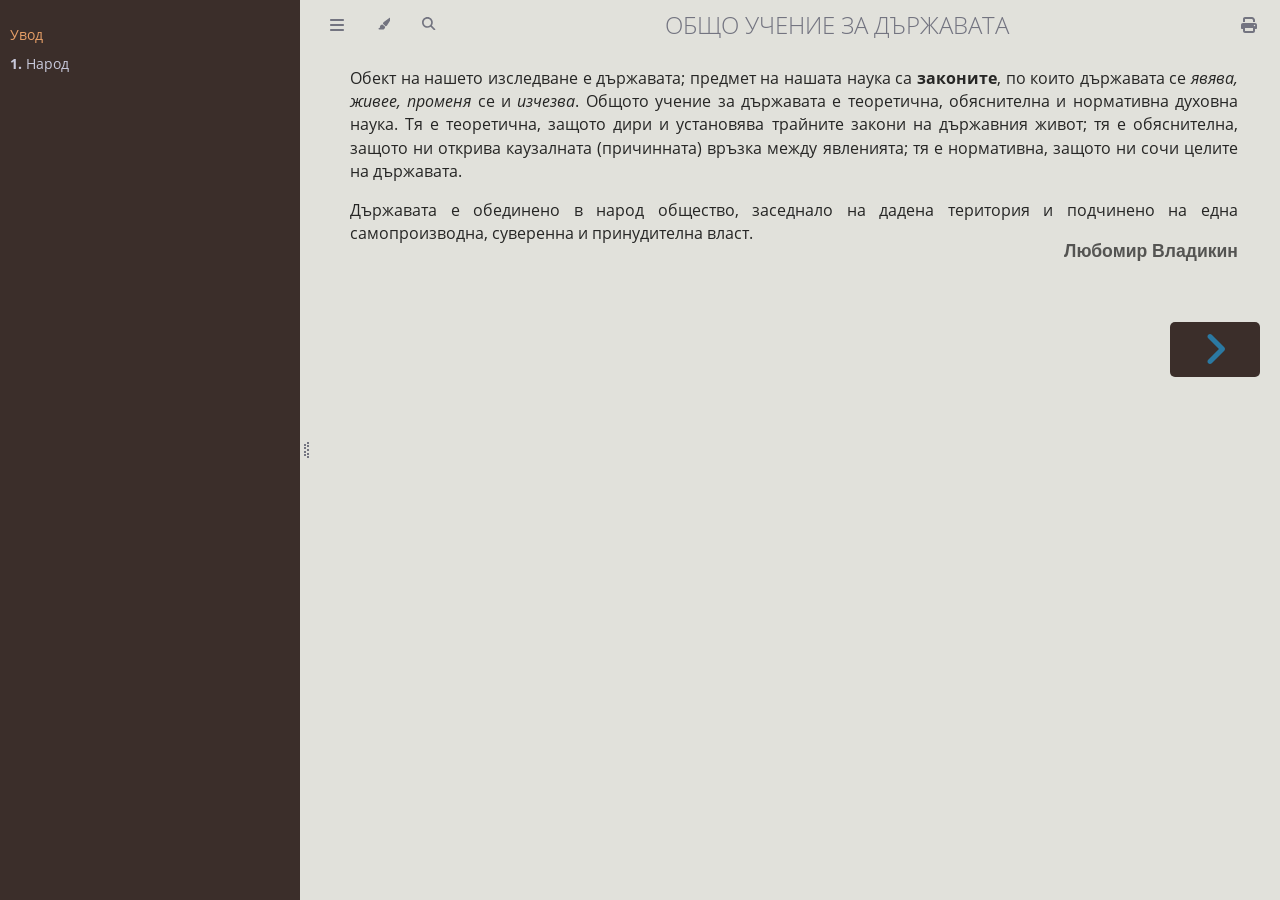
<file: index.html>
<!doctype html>
<html lang="en">
  <head>
    <meta charset="UTF-8" />
    <meta http-equiv="refresh" content="0; url=./book/" />
    <script>
      window.location.href = "./book/";
    </script>
    <title>Redirecting...</title>
  </head>
  <body>
    <p>
      If you are not redirected automatically, <a href="./book/">click here</a>.
    </p>
  </body>
</html>
</file>
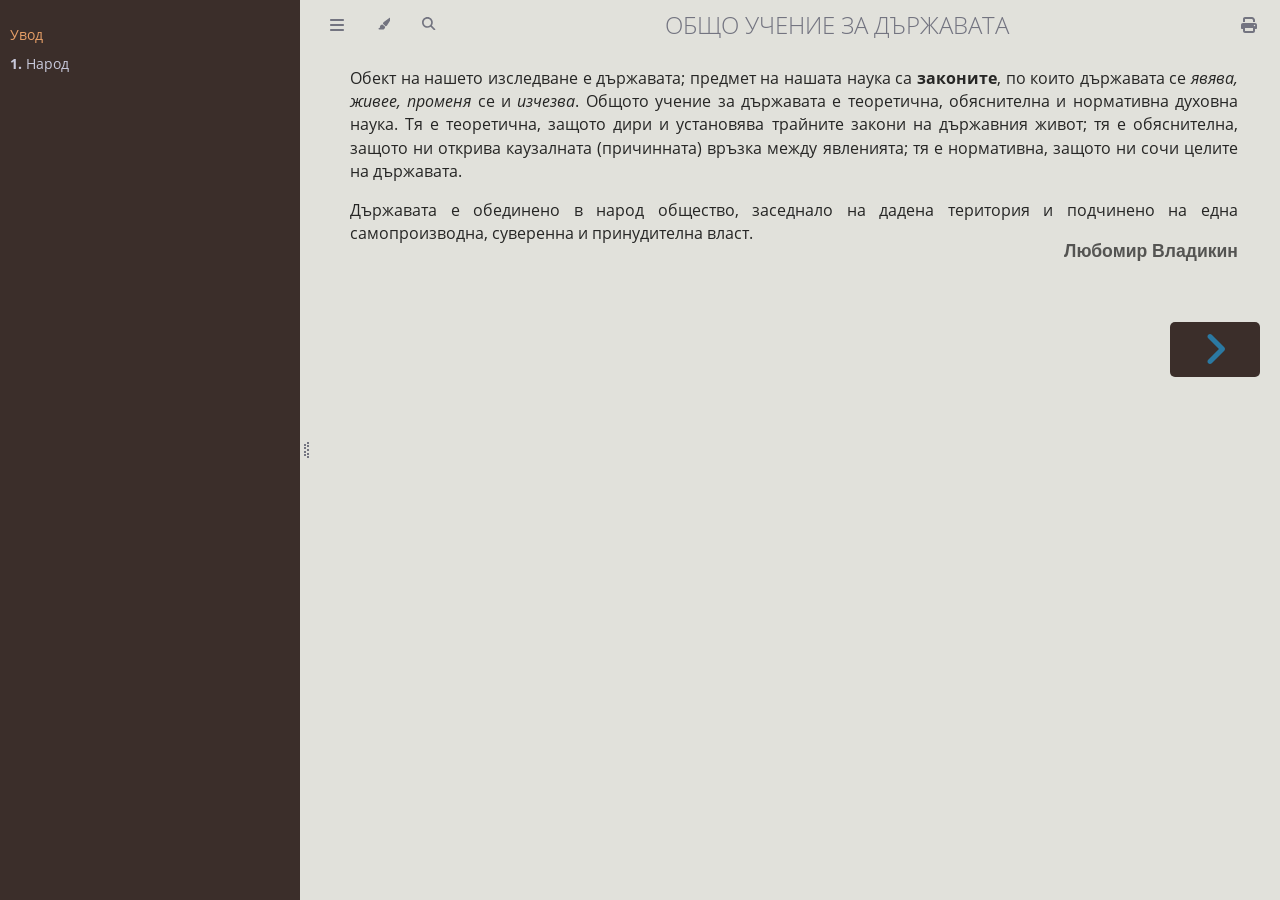
<file: book/index.html>
<!DOCTYPE HTML>
<html lang="bg" class="rust sidebar-visible" dir="ltr">
    <head>
        <!-- Book generated using mdBook -->
        <meta charset="UTF-8">
        <title>Увод - ОБЩО УЧЕНИЕ ЗА ДЪРЖАВАТА</title>


        <!-- Custom HTML head -->
        <script>
        document.addEventListener("DOMContentLoaded", () => {
          const search = document.getElementById("searchbar");
          
          if (search) {
            search.placeholder = "Търси в книгата...";
          }
        });
        </script>
        
        <script>
        document.addEventListener("DOMContentLoaded", function () {
            const observer = new MutationObserver(translateSearchResults);
        
            observer.observe(document.body, {
                childList: true,
                subtree: true
            });
           
            function translateSearchResults() {
                const el = document.querySelector("#mdbook-searchresults-header");
                const engNoR = "No search results for";
                const engOneR = "1 search result for";
        
                if (el.textContent.startsWith(engNoR)) {
                    el.textContent = el.textContent.replace(
                        engNoR, "Няма намерени резултати за"
                    );
                }
        
                else if (el.textContent.startsWith(engOneR)) {
                    el.textContent = el.textContent.replace(
                        engOneR, "Намерен е един резултат за"
                    );
                }
        
                else if (/^\d+ search results/.test(el.textContent)) {
                    el.textContent = el.textContent.replace(
                        /^(\d+) search results for/,
                        "Намерени са $1 резултата за"
                    );
                }
            }
        });
        </script>
        
        <script>
        // Prefetch all pages
        document.addEventListener("DOMContentLoaded", async () => {
            const ipv4Regex = /^(\d{1,3}\.){3}\d{1,3}$/;
            const hostname = window.location.hostname;
            const isIPv4 = ipv4Regex.test(hostname);
        
            if (isIPv4) {
                console.log(">>> ip4", hostname);
                return;
            }
        
            const links = [...document.querySelectorAll("a")];
        
            const pages = [...new Set(
                links
                    .map(a => a.href)
                    .filter(url =>
                        url.startsWith(location.origin) &&
                        url.endsWith(".html")
                    )
            )];
        
            const prefetched = JSON.parse(
                sessionStorage.getItem("prefetchedPages") || "[]"
            );
        
            const done = new Set(prefetched);
        
            const missing = pages.filter(url => !done.has(url));
        
            await Promise.all(
                missing.map(async url => {
                    await fetch(url, {
                        credentials: "same-origin"
                    });
                    done.add(url);
                })
            );
        
            sessionStorage.setItem(
                "prefetchedPages",
                JSON.stringify([...done])
            );
        });
        </script>
        
        <script>
        document.addEventListener('DOMContentLoaded', function () {
            const title = document.querySelector('.menu-title');
        
            if (title) {
                const link = document.createElement('a');
                link.href = path_to_root + 'intro.html';
                link.textContent = title.textContent;
        
                title.textContent = '';
                title.appendChild(link);
            }
        });
        </script>
        
        <script>
        (function () {
            function patch() {
                if (!window.elasticlunr || !window.elasticlunr.Index) {
                    setTimeout(patch, 50);
                    return;
                }
        
                const proto = window.elasticlunr.Index.prototype;
                if (proto.__bgSearchPatched) return;
        
                const originalSearch = proto.search;
        
                proto.search = function (query, options) {
                    // Use normal mdBook/Elasticlunr search for non-Cyrillic queries.
                    if (!/[А-Яа-яЁё]/.test(query)) {
                        return originalSearch.call(this, query, options);
                    }
        
                    const docs = this.documentStore && this.documentStore.docs;
                    if (!docs) {
                        return originalSearch.call(this, query, options);
                    }
        
                    const terms = query
                        .toLocaleLowerCase('bg-BG')
                        .trim()
                        .split(/\s+/)
                        .filter(Boolean);
        
                    const fields = ['title', 'body', 'breadcrumbs'];
                    const results = [];
        
                    Object.keys(docs).forEach(function (id) {
                        const doc = docs[id];
        
                        const text = fields
                            .map(function (field) {
                                return doc[field] || '';
                            })
                            .join(' ')
                            .toLocaleLowerCase('bg-BG');
        
                        // AND: every searched Bulgarian word must occur.
                        if (terms.every(function (term) {
                            return text.indexOf(term) !== -1;
                        })) {
                            results.push({
                                ref: id,
                                score: terms.reduce(function (score, term) {
                                    return score + (text.indexOf(term) !== -1 ? 1 : 0);
                                }, 0),
                                doc: doc
                            });
                        }
                    });
        
                    return results;
                };
        
                proto.__bgSearchPatched = true;
            }
        
            patch();
        })();
        </script>

        <meta name="description" content="">
        <meta name="viewport" content="width=device-width, initial-scale=1">
        <meta name="theme-color" content="#ffffff">

        <link rel="icon" href="favicon-de23e50b.svg">
        <link rel="shortcut icon" href="favicon-8114d1fc.png">
        <link rel="stylesheet" href="css/variables-8adf115d.css">
        <link rel="stylesheet" href="css/general-e96d0476.css">
        <link rel="stylesheet" href="css/chrome-d279d366.css">
        <link rel="stylesheet" href="css/print-9e4910d8.css" media="print">

        <!-- Fonts -->
        <link rel="stylesheet" href="fonts/fonts-9644e21d.css">

        <!-- Highlight.js Stylesheets -->
        <link rel="stylesheet" id="mdbook-highlight-css" href="highlight-493f70e1.css">
        <link rel="stylesheet" id="mdbook-tomorrow-night-css" href="tomorrow-night-4c0ae647.css">
        <link rel="stylesheet" id="mdbook-ayu-highlight-css" href="ayu-highlight-3fdfc3ac.css">

        <!-- Custom theme stylesheets -->
        <link rel="stylesheet" href="theme/css/custom-fab2031f.css">


        <!-- Provide site root and default themes to javascript -->
        <script>
            const path_to_root = "";
            const default_light_theme = "rust";
            const default_dark_theme = "rust";
            window.path_to_searchindex_js = "searchindex-eb3c14b2.js";
        </script>
        <!-- Start loading toc.js asap -->
        <script src="toc-1fcd029e.js"></script>
    </head>
    <body>
    <div id="mdbook-help-container">
        <div id="mdbook-help-popup">
            <h2 class="mdbook-help-title">Keyboard shortcuts</h2>
            <div>
                <p>Press <kbd>←</kbd> or <kbd>→</kbd> to navigate between chapters</p>
                <p>Press <kbd>S</kbd> or <kbd>/</kbd> to search in the book</p>
                <p>Press <kbd>?</kbd> to show this help</p>
                <p>Press <kbd>Esc</kbd> to hide this help</p>
            </div>
        </div>
    </div>
    <div id="mdbook-body-container">
        <!-- Work around some values being stored in localStorage wrapped in quotes -->
        <script>
            try {
                let theme = localStorage.getItem('mdbook-theme');
                let sidebar = localStorage.getItem('mdbook-sidebar');

                if (theme.startsWith('"') && theme.endsWith('"')) {
                    localStorage.setItem('mdbook-theme', theme.slice(1, theme.length - 1));
                }

                if (sidebar.startsWith('"') && sidebar.endsWith('"')) {
                    localStorage.setItem('mdbook-sidebar', sidebar.slice(1, sidebar.length - 1));
                }
            } catch (e) { }
        </script>

        <!-- Set the theme before any content is loaded, prevents flash -->
        <script>
            const default_theme = window.matchMedia("(prefers-color-scheme: dark)").matches ? default_dark_theme : default_light_theme;
            let theme;
            try { theme = localStorage.getItem('mdbook-theme'); } catch(e) { }
            if (theme === null || theme === undefined) { theme = default_theme; }
            const html = document.documentElement;
            html.classList.remove('rust')
            html.classList.add(theme);
            html.classList.add("js");
        </script>

        <input type="checkbox" id="mdbook-sidebar-toggle-anchor" class="hidden">

        <!-- Hide / unhide sidebar before it is displayed -->
        <script>
            let sidebar = null;
            const sidebar_toggle = document.getElementById("mdbook-sidebar-toggle-anchor");
            if (document.body.clientWidth >= 1080) {
                try { sidebar = localStorage.getItem('mdbook-sidebar'); } catch(e) { }
                sidebar = sidebar || 'visible';
            } else {
                sidebar = 'hidden';
                sidebar_toggle.checked = false;
            }
            if (sidebar === 'visible') {
                sidebar_toggle.checked = true;
            } else {
                html.classList.remove('sidebar-visible');
            }
        </script>

        <nav id="mdbook-sidebar" class="sidebar" aria-label="Table of contents">
            <!-- populated by js -->
            <mdbook-sidebar-scrollbox class="sidebar-scrollbox"></mdbook-sidebar-scrollbox>
            <noscript>
                <iframe class="sidebar-iframe-outer" src="toc.html"></iframe>
            </noscript>
            <div id="mdbook-sidebar-resize-handle" class="sidebar-resize-handle">
                <div class="sidebar-resize-indicator"></div>
            </div>
        </nav>

        <div id="mdbook-page-wrapper" class="page-wrapper">

            <div class="page">
                <div id="mdbook-menu-bar-hover-placeholder"></div>
                <div id="mdbook-menu-bar" class="menu-bar sticky">
                    <div class="left-buttons">
                        <label id="mdbook-sidebar-toggle" class="icon-button" for="mdbook-sidebar-toggle-anchor" title="Toggle Table of Contents" aria-label="Toggle Table of Contents" aria-controls="mdbook-sidebar">
                            <span class=fa-svg><svg xmlns="http://www.w3.org/2000/svg" viewBox="0 0 448 512"><!--! Font Awesome Free 6.2.0 by @fontawesome - https://fontawesome.com License - https://fontawesome.com/license/free (Icons: CC BY 4.0, Fonts: SIL OFL 1.1, Code: MIT License) Copyright 2022 Fonticons, Inc. --><path d="M0 96C0 78.3 14.3 64 32 64H416c17.7 0 32 14.3 32 32s-14.3 32-32 32H32C14.3 128 0 113.7 0 96zM0 256c0-17.7 14.3-32 32-32H416c17.7 0 32 14.3 32 32s-14.3 32-32 32H32c-17.7 0-32-14.3-32-32zM448 416c0 17.7-14.3 32-32 32H32c-17.7 0-32-14.3-32-32s14.3-32 32-32H416c17.7 0 32 14.3 32 32z"/></svg></span>
                        </label>
                        <button id="mdbook-theme-toggle" class="icon-button" type="button" title="Change theme" aria-label="Change theme" aria-haspopup="true" aria-expanded="false" aria-controls="mdbook-theme-list">
                            <span class=fa-svg><svg xmlns="http://www.w3.org/2000/svg" viewBox="0 0 576 512"><!--! Font Awesome Free 6.2.0 by @fontawesome - https://fontawesome.com License - https://fontawesome.com/license/free (Icons: CC BY 4.0, Fonts: SIL OFL 1.1, Code: MIT License) Copyright 2022 Fonticons, Inc. --><path d="M371.3 367.1c27.3-3.9 51.9-19.4 67.2-42.9L600.2 74.1c12.6-19.5 9.4-45.3-7.6-61.2S549.7-4.4 531.1 9.6L294.4 187.2c-24 18-38.2 46.1-38.4 76.1L371.3 367.1zm-19.6 25.4l-116-104.4C175.9 290.3 128 339.6 128 400c0 3.9 .2 7.8 .6 11.6c1.8 17.5-10.2 36.4-27.8 36.4H96c-17.7 0-32 14.3-32 32s14.3 32 32 32H240c61.9 0 112-50.1 112-112c0-2.5-.1-5-.2-7.5z"/></svg></span>
                        </button>
                        <ul id="mdbook-theme-list" class="theme-popup" aria-label="Themes" role="menu">
                            <li role="none"><button role="menuitem" class="theme" id="mdbook-theme-default_theme">Auto</button></li>
                            <li role="none"><button role="menuitem" class="theme" id="mdbook-theme-light">Light</button></li>
                            <li role="none"><button role="menuitem" class="theme" id="mdbook-theme-rust">Rust</button></li>
                            <li role="none"><button role="menuitem" class="theme" id="mdbook-theme-coal">Coal</button></li>
                            <li role="none"><button role="menuitem" class="theme" id="mdbook-theme-navy">Navy</button></li>
                            <li role="none"><button role="menuitem" class="theme" id="mdbook-theme-ayu">Ayu</button></li>
                        </ul>
                        <button id="mdbook-search-toggle" class="icon-button" type="button" title="Search (`/`)" aria-label="Toggle Searchbar" aria-expanded="false" aria-keyshortcuts="/ s" aria-controls="mdbook-searchbar">
                            <span class=fa-svg><svg xmlns="http://www.w3.org/2000/svg" viewBox="0 0 512 512"><!--! Font Awesome Free 6.2.0 by @fontawesome - https://fontawesome.com License - https://fontawesome.com/license/free (Icons: CC BY 4.0, Fonts: SIL OFL 1.1, Code: MIT License) Copyright 2022 Fonticons, Inc. --><path d="M416 208c0 45.9-14.9 88.3-40 122.7L502.6 457.4c12.5 12.5 12.5 32.8 0 45.3s-32.8 12.5-45.3 0L330.7 376c-34.4 25.2-76.8 40-122.7 40C93.1 416 0 322.9 0 208S93.1 0 208 0S416 93.1 416 208zM208 352c79.5 0 144-64.5 144-144s-64.5-144-144-144S64 128.5 64 208s64.5 144 144 144z"/></svg></span>
                        </button>
                    </div>

                    <h1 class="menu-title">ОБЩО УЧЕНИЕ ЗА ДЪРЖАВАТА</h1>

                    <div class="right-buttons">
                        <a href="print.html" title="Print this book" aria-label="Print this book">
                            <span class=fa-svg id="print-button"><svg xmlns="http://www.w3.org/2000/svg" viewBox="0 0 512 512"><!--! Font Awesome Free 6.2.0 by @fontawesome - https://fontawesome.com License - https://fontawesome.com/license/free (Icons: CC BY 4.0, Fonts: SIL OFL 1.1, Code: MIT License) Copyright 2022 Fonticons, Inc. --><path d="M128 0C92.7 0 64 28.7 64 64v96h64V64H354.7L384 93.3V160h64V93.3c0-17-6.7-33.3-18.7-45.3L400 18.7C388 6.7 371.7 0 354.7 0H128zM384 352v32 64H128V384 368 352H384zm64 32h32c17.7 0 32-14.3 32-32V256c0-35.3-28.7-64-64-64H64c-35.3 0-64 28.7-64 64v96c0 17.7 14.3 32 32 32H64v64c0 35.3 28.7 64 64 64H384c35.3 0 64-28.7 64-64V384zm-16-88c-13.3 0-24-10.7-24-24s10.7-24 24-24s24 10.7 24 24s-10.7 24-24 24z"/></svg></span>
                        </a>

                    </div>
                </div>

                <div id="mdbook-search-wrapper" class="hidden">
                    <form id="mdbook-searchbar-outer" class="searchbar-outer">
                        <div class="search-wrapper">
                            <input type="search" id="mdbook-searchbar" name="searchbar" placeholder="Search this book ..." aria-controls="mdbook-searchresults-outer" aria-describedby="searchresults-header">
                            <div class="spinner-wrapper">
                                <span class=fa-svg id="fa-spin"><svg xmlns="http://www.w3.org/2000/svg" viewBox="0 0 512 512"><!--! Font Awesome Free 6.2.0 by @fontawesome - https://fontawesome.com License - https://fontawesome.com/license/free (Icons: CC BY 4.0, Fonts: SIL OFL 1.1, Code: MIT License) Copyright 2022 Fonticons, Inc. --><path d="M304 48c0-26.5-21.5-48-48-48s-48 21.5-48 48s21.5 48 48 48s48-21.5 48-48zm0 416c0-26.5-21.5-48-48-48s-48 21.5-48 48s21.5 48 48 48s48-21.5 48-48zM48 304c26.5 0 48-21.5 48-48s-21.5-48-48-48s-48 21.5-48 48s21.5 48 48 48zm464-48c0-26.5-21.5-48-48-48s-48 21.5-48 48s21.5 48 48 48s48-21.5 48-48zM142.9 437c18.7-18.7 18.7-49.1 0-67.9s-49.1-18.7-67.9 0s-18.7 49.1 0 67.9s49.1 18.7 67.9 0zm0-294.2c18.7-18.7 18.7-49.1 0-67.9S93.7 56.2 75 75s-18.7 49.1 0 67.9s49.1 18.7 67.9 0zM369.1 437c18.7 18.7 49.1 18.7 67.9 0s18.7-49.1 0-67.9s-49.1-18.7-67.9 0s-18.7 49.1 0 67.9z"/></svg></span>
                            </div>
                        </div>
                    </form>
                    <div id="mdbook-searchresults-outer" class="searchresults-outer hidden">
                        <div id="mdbook-searchresults-header" class="searchresults-header"></div>
                        <ul id="mdbook-searchresults">
                        </ul>
                    </div>
                </div>

                <!-- Apply ARIA attributes after the sidebar and the sidebar toggle button are added to the DOM -->
                <script>
                    document.getElementById('mdbook-sidebar-toggle').setAttribute('aria-expanded', sidebar === 'visible');
                    document.getElementById('mdbook-sidebar').setAttribute('aria-hidden', sidebar !== 'visible');
                    Array.from(document.querySelectorAll('#mdbook-sidebar a')).forEach(function(link) {
                        link.setAttribute('tabIndex', sidebar === 'visible' ? 0 : -1);
                    });
                </script>

                <div id="mdbook-content" class="content">
                    <main>
                        <p>Обект на нашето изследване е държавата; предмет на нашата наука са <strong>законите</strong>, по които държавата се <em>явява, живее, променя</em> се и <em>изчезва</em>. Общото учение за държавата е теоретична, обяснителна и нормативна духовна наука. Тя е теоретична, защото дири и установява трайните закони на държавния живот; тя е обяснителна, защото ни открива каузалната (причинната) връзка между явленията; тя е нормативна, защото ни сочи целите на държавата.</p>
<p>Държавата е обединено в народ общество, заседнало на дадена територия и подчинено на една самопроизводна, суверенна и принудителна власт.</p>
<div class="author">Любомир Владикин</div>


                    </main>

                    <nav class="nav-wrapper" aria-label="Page navigation">
                        <!-- Mobile navigation buttons -->

                            <a rel="next prefetch" href="people.html" class="mobile-nav-chapters next" title="Next chapter" aria-label="Next chapter" aria-keyshortcuts="Right">
                                <span class=fa-svg><svg xmlns="http://www.w3.org/2000/svg" viewBox="0 0 320 512"><!--! Font Awesome Free 6.2.0 by @fontawesome - https://fontawesome.com License - https://fontawesome.com/license/free (Icons: CC BY 4.0, Fonts: SIL OFL 1.1, Code: MIT License) Copyright 2022 Fonticons, Inc. --><path d="M278.6 233.4c12.5 12.5 12.5 32.8 0 45.3l-160 160c-12.5 12.5-32.8 12.5-45.3 0s-12.5-32.8 0-45.3L210.7 256 73.4 118.6c-12.5-12.5-12.5-32.8 0-45.3s32.8-12.5 45.3 0l160 160z"/></svg></span>
                            </a>

                        <div style="clear: both"></div>
                    </nav>
                </div>
            </div>

            <nav class="nav-wide-wrapper" aria-label="Page navigation">

                    <a rel="next prefetch" href="people.html" class="nav-chapters next" title="Next chapter" aria-label="Next chapter" aria-keyshortcuts="Right">
                        <span class=fa-svg><svg xmlns="http://www.w3.org/2000/svg" viewBox="0 0 320 512"><!--! Font Awesome Free 6.2.0 by @fontawesome - https://fontawesome.com License - https://fontawesome.com/license/free (Icons: CC BY 4.0, Fonts: SIL OFL 1.1, Code: MIT License) Copyright 2022 Fonticons, Inc. --><path d="M278.6 233.4c12.5 12.5 12.5 32.8 0 45.3l-160 160c-12.5 12.5-32.8 12.5-45.3 0s-12.5-32.8 0-45.3L210.7 256 73.4 118.6c-12.5-12.5-12.5-32.8 0-45.3s32.8-12.5 45.3 0l160 160z"/></svg></span>
                    </a>
            </nav>

        </div>

        <template id=fa-eye><span class=fa-svg><svg xmlns="http://www.w3.org/2000/svg" viewBox="0 0 576 512"><!--! Font Awesome Free 6.2.0 by @fontawesome - https://fontawesome.com License - https://fontawesome.com/license/free (Icons: CC BY 4.0, Fonts: SIL OFL 1.1, Code: MIT License) Copyright 2022 Fonticons, Inc. --><path d="M288 32c-80.8 0-145.5 36.8-192.6 80.6C48.6 156 17.3 208 2.5 243.7c-3.3 7.9-3.3 16.7 0 24.6C17.3 304 48.6 356 95.4 399.4C142.5 443.2 207.2 480 288 480s145.5-36.8 192.6-80.6c46.8-43.5 78.1-95.4 93-131.1c3.3-7.9 3.3-16.7 0-24.6c-14.9-35.7-46.2-87.7-93-131.1C433.5 68.8 368.8 32 288 32zM432 256c0 79.5-64.5 144-144 144s-144-64.5-144-144s64.5-144 144-144s144 64.5 144 144zM288 192c0 35.3-28.7 64-64 64c-11.5 0-22.3-3-31.6-8.4c-.2 2.8-.4 5.5-.4 8.4c0 53 43 96 96 96s96-43 96-96s-43-96-96-96c-2.8 0-5.6 .1-8.4 .4c5.3 9.3 8.4 20.1 8.4 31.6z"/></svg></span></template>
        <template id=fa-eye-slash><span class=fa-svg><svg xmlns="http://www.w3.org/2000/svg" viewBox="0 0 640 512"><!--! Font Awesome Free 6.2.0 by @fontawesome - https://fontawesome.com License - https://fontawesome.com/license/free (Icons: CC BY 4.0, Fonts: SIL OFL 1.1, Code: MIT License) Copyright 2022 Fonticons, Inc. --><path d="M38.8 5.1C28.4-3.1 13.3-1.2 5.1 9.2S-1.2 34.7 9.2 42.9l592 464c10.4 8.2 25.5 6.3 33.7-4.1s6.3-25.5-4.1-33.7L525.6 386.7c39.6-40.6 66.4-86.1 79.9-118.4c3.3-7.9 3.3-16.7 0-24.6c-14.9-35.7-46.2-87.7-93-131.1C465.5 68.8 400.8 32 320 32c-68.2 0-125 26.3-169.3 60.8L38.8 5.1zM223.1 149.5C248.6 126.2 282.7 112 320 112c79.5 0 144 64.5 144 144c0 24.9-6.3 48.3-17.4 68.7L408 294.5c5.2-11.8 8-24.8 8-38.5c0-53-43-96-96-96c-2.8 0-5.6 .1-8.4 .4c5.3 9.3 8.4 20.1 8.4 31.6c0 10.2-2.4 19.8-6.6 28.3l-90.3-70.8zm223.1 298L373 389.9c-16.4 6.5-34.3 10.1-53 10.1c-79.5 0-144-64.5-144-144c0-6.9 .5-13.6 1.4-20.2L83.1 161.5C60.3 191.2 44 220.8 34.5 243.7c-3.3 7.9-3.3 16.7 0 24.6c14.9 35.7 46.2 87.7 93 131.1C174.5 443.2 239.2 480 320 480c47.8 0 89.9-12.9 126.2-32.5z"/></svg></span></template>
        <template id=fa-copy><span class=fa-svg><svg xmlns="http://www.w3.org/2000/svg" viewBox="0 0 512 512"><!--! Font Awesome Free 6.2.0 by @fontawesome - https://fontawesome.com License - https://fontawesome.com/license/free (Icons: CC BY 4.0, Fonts: SIL OFL 1.1, Code: MIT License) Copyright 2022 Fonticons, Inc. --><path d="M502.6 70.63l-61.25-61.25C435.4 3.371 427.2 0 418.7 0H255.1c-35.35 0-64 28.66-64 64l.0195 256C192 355.4 220.7 384 256 384h192c35.2 0 64-28.8 64-64V93.25C512 84.77 508.6 76.63 502.6 70.63zM464 320c0 8.836-7.164 16-16 16H255.1c-8.838 0-16-7.164-16-16L239.1 64.13c0-8.836 7.164-16 16-16h128L384 96c0 17.67 14.33 32 32 32h47.1V320zM272 448c0 8.836-7.164 16-16 16H63.1c-8.838 0-16-7.164-16-16L47.98 192.1c0-8.836 7.164-16 16-16H160V128H63.99c-35.35 0-64 28.65-64 64l.0098 256C.002 483.3 28.66 512 64 512h192c35.2 0 64-28.8 64-64v-32h-47.1L272 448z"/></svg></span></template>
        <template id=fa-play><span class=fa-svg><svg xmlns="http://www.w3.org/2000/svg" viewBox="0 0 384 512"><!--! Font Awesome Free 6.2.0 by @fontawesome - https://fontawesome.com License - https://fontawesome.com/license/free (Icons: CC BY 4.0, Fonts: SIL OFL 1.1, Code: MIT License) Copyright 2022 Fonticons, Inc. --><path d="M73 39c-14.8-9.1-33.4-9.4-48.5-.9S0 62.6 0 80V432c0 17.4 9.4 33.4 24.5 41.9s33.7 8.1 48.5-.9L361 297c14.3-8.7 23-24.2 23-41s-8.7-32.2-23-41L73 39z"/></svg></span></template>
        <template id=fa-clock-rotate-left><span class=fa-svg><svg xmlns="http://www.w3.org/2000/svg" viewBox="0 0 512 512"><!--! Font Awesome Free 6.2.0 by @fontawesome - https://fontawesome.com License - https://fontawesome.com/license/free (Icons: CC BY 4.0, Fonts: SIL OFL 1.1, Code: MIT License) Copyright 2022 Fonticons, Inc. --><path d="M75 75L41 41C25.9 25.9 0 36.6 0 57.9V168c0 13.3 10.7 24 24 24H134.1c21.4 0 32.1-25.9 17-41l-30.8-30.8C155 85.5 203 64 256 64c106 0 192 86 192 192s-86 192-192 192c-40.8 0-78.6-12.7-109.7-34.4c-14.5-10.1-34.4-6.6-44.6 7.9s-6.6 34.4 7.9 44.6C151.2 495 201.7 512 256 512c141.4 0 256-114.6 256-256S397.4 0 256 0C185.3 0 121.3 28.7 75 75zm181 53c-13.3 0-24 10.7-24 24V256c0 6.4 2.5 12.5 7 17l72 72c9.4 9.4 24.6 9.4 33.9 0s9.4-24.6 0-33.9l-65-65V152c0-13.3-10.7-24-24-24z"/></svg></span></template>

        <!-- Livereload script (if served using the cli tool) -->
        <script>
            const wsProtocol = location.protocol === 'https:' ? 'wss:' : 'ws:';
            const wsAddress = wsProtocol + "//" + location.host + "/" + "__livereload";
            const socket = new WebSocket(wsAddress);
            socket.onmessage = function (event) {
                if (event.data === "reload") {
                    socket.close();
                    location.reload();
                }
            };

            window.onbeforeunload = function() {
                socket.close();
            }
        </script>


        <script>
            window.playground_copyable = true;
        </script>


        <script src="elasticlunr-ef4e11c1.min.js"></script>
        <script src="mark-09e88c2c.min.js"></script>
        <script src="searcher-09f2665d.js"></script>

        <script src="clipboard-1626706a.min.js"></script>
        <script src="highlight-abc7f01d.js"></script>
        <script src="book-609e4cb8.js"></script>

        <!-- Custom JS scripts -->



    </div>
    </body>
</html>
</file>
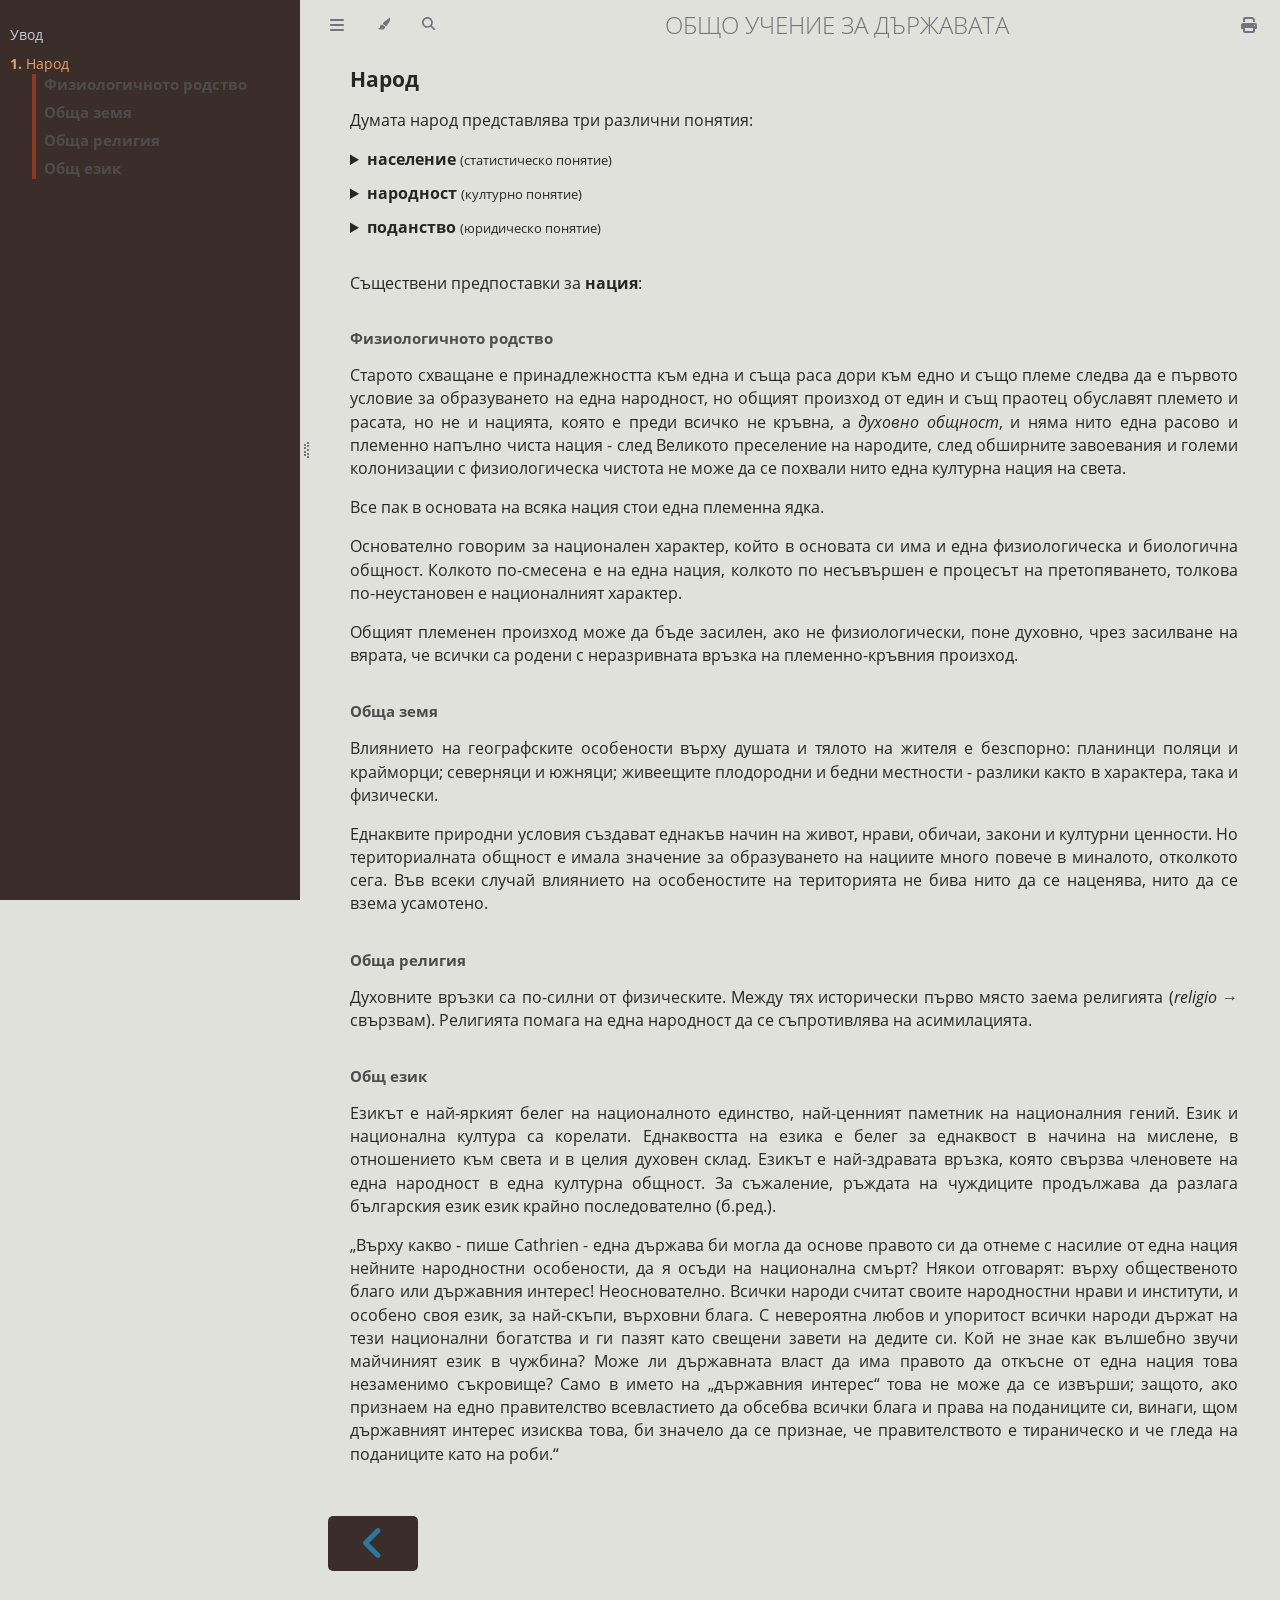
<file: book/people.html>
<!DOCTYPE HTML>
<html lang="bg" class="rust sidebar-visible" dir="ltr">
    <head>
        <!-- Book generated using mdBook -->
        <meta charset="UTF-8">
        <title>Народ - ОБЩО УЧЕНИЕ ЗА ДЪРЖАВАТА</title>


        <!-- Custom HTML head -->
        <script>
        document.addEventListener("DOMContentLoaded", () => {
          const search = document.getElementById("searchbar");
          
          if (search) {
            search.placeholder = "Търси в книгата...";
          }
        });
        </script>
        
        <script>
        document.addEventListener("DOMContentLoaded", function () {
            const observer = new MutationObserver(translateSearchResults);
        
            observer.observe(document.body, {
                childList: true,
                subtree: true
            });
           
            function translateSearchResults() {
                const el = document.querySelector("#mdbook-searchresults-header");
                const engNoR = "No search results for";
                const engOneR = "1 search result for";
        
                if (el.textContent.startsWith(engNoR)) {
                    el.textContent = el.textContent.replace(
                        engNoR, "Няма намерени резултати за"
                    );
                }
        
                else if (el.textContent.startsWith(engOneR)) {
                    el.textContent = el.textContent.replace(
                        engOneR, "Намерен е един резултат за"
                    );
                }
        
                else if (/^\d+ search results/.test(el.textContent)) {
                    el.textContent = el.textContent.replace(
                        /^(\d+) search results for/,
                        "Намерени са $1 резултата за"
                    );
                }
            }
        });
        </script>
        
        <script>
        // Prefetch all pages
        document.addEventListener("DOMContentLoaded", async () => {
            const ipv4Regex = /^(\d{1,3}\.){3}\d{1,3}$/;
            const hostname = window.location.hostname;
            const isIPv4 = ipv4Regex.test(hostname);
        
            if (isIPv4) {
                console.log(">>> ip4", hostname);
                return;
            }
        
            const links = [...document.querySelectorAll("a")];
        
            const pages = [...new Set(
                links
                    .map(a => a.href)
                    .filter(url =>
                        url.startsWith(location.origin) &&
                        url.endsWith(".html")
                    )
            )];
        
            const prefetched = JSON.parse(
                sessionStorage.getItem("prefetchedPages") || "[]"
            );
        
            const done = new Set(prefetched);
        
            const missing = pages.filter(url => !done.has(url));
        
            await Promise.all(
                missing.map(async url => {
                    await fetch(url, {
                        credentials: "same-origin"
                    });
                    done.add(url);
                })
            );
        
            sessionStorage.setItem(
                "prefetchedPages",
                JSON.stringify([...done])
            );
        });
        </script>
        
        <script>
        document.addEventListener('DOMContentLoaded', function () {
            const title = document.querySelector('.menu-title');
        
            if (title) {
                const link = document.createElement('a');
                link.href = path_to_root + 'intro.html';
                link.textContent = title.textContent;
        
                title.textContent = '';
                title.appendChild(link);
            }
        });
        </script>
        
        <script>
        (function () {
            function patch() {
                if (!window.elasticlunr || !window.elasticlunr.Index) {
                    setTimeout(patch, 50);
                    return;
                }
        
                const proto = window.elasticlunr.Index.prototype;
                if (proto.__bgSearchPatched) return;
        
                const originalSearch = proto.search;
        
                proto.search = function (query, options) {
                    // Use normal mdBook/Elasticlunr search for non-Cyrillic queries.
                    if (!/[А-Яа-яЁё]/.test(query)) {
                        return originalSearch.call(this, query, options);
                    }
        
                    const docs = this.documentStore && this.documentStore.docs;
                    if (!docs) {
                        return originalSearch.call(this, query, options);
                    }
        
                    const terms = query
                        .toLocaleLowerCase('bg-BG')
                        .trim()
                        .split(/\s+/)
                        .filter(Boolean);
        
                    const fields = ['title', 'body', 'breadcrumbs'];
                    const results = [];
        
                    Object.keys(docs).forEach(function (id) {
                        const doc = docs[id];
        
                        const text = fields
                            .map(function (field) {
                                return doc[field] || '';
                            })
                            .join(' ')
                            .toLocaleLowerCase('bg-BG');
        
                        // AND: every searched Bulgarian word must occur.
                        if (terms.every(function (term) {
                            return text.indexOf(term) !== -1;
                        })) {
                            results.push({
                                ref: id,
                                score: terms.reduce(function (score, term) {
                                    return score + (text.indexOf(term) !== -1 ? 1 : 0);
                                }, 0),
                                doc: doc
                            });
                        }
                    });
        
                    return results;
                };
        
                proto.__bgSearchPatched = true;
            }
        
            patch();
        })();
        </script>

        <meta name="description" content="">
        <meta name="viewport" content="width=device-width, initial-scale=1">
        <meta name="theme-color" content="#ffffff">

        <link rel="icon" href="favicon-de23e50b.svg">
        <link rel="shortcut icon" href="favicon-8114d1fc.png">
        <link rel="stylesheet" href="css/variables-8adf115d.css">
        <link rel="stylesheet" href="css/general-e96d0476.css">
        <link rel="stylesheet" href="css/chrome-d279d366.css">
        <link rel="stylesheet" href="css/print-9e4910d8.css" media="print">

        <!-- Fonts -->
        <link rel="stylesheet" href="fonts/fonts-9644e21d.css">

        <!-- Highlight.js Stylesheets -->
        <link rel="stylesheet" id="mdbook-highlight-css" href="highlight-493f70e1.css">
        <link rel="stylesheet" id="mdbook-tomorrow-night-css" href="tomorrow-night-4c0ae647.css">
        <link rel="stylesheet" id="mdbook-ayu-highlight-css" href="ayu-highlight-3fdfc3ac.css">

        <!-- Custom theme stylesheets -->
        <link rel="stylesheet" href="theme/css/custom-fab2031f.css">


        <!-- Provide site root and default themes to javascript -->
        <script>
            const path_to_root = "";
            const default_light_theme = "rust";
            const default_dark_theme = "rust";
            window.path_to_searchindex_js = "searchindex-eb3c14b2.js";
        </script>
        <!-- Start loading toc.js asap -->
        <script src="toc-1fcd029e.js"></script>
    </head>
    <body>
    <div id="mdbook-help-container">
        <div id="mdbook-help-popup">
            <h2 class="mdbook-help-title">Keyboard shortcuts</h2>
            <div>
                <p>Press <kbd>←</kbd> or <kbd>→</kbd> to navigate between chapters</p>
                <p>Press <kbd>S</kbd> or <kbd>/</kbd> to search in the book</p>
                <p>Press <kbd>?</kbd> to show this help</p>
                <p>Press <kbd>Esc</kbd> to hide this help</p>
            </div>
        </div>
    </div>
    <div id="mdbook-body-container">
        <!-- Work around some values being stored in localStorage wrapped in quotes -->
        <script>
            try {
                let theme = localStorage.getItem('mdbook-theme');
                let sidebar = localStorage.getItem('mdbook-sidebar');

                if (theme.startsWith('"') && theme.endsWith('"')) {
                    localStorage.setItem('mdbook-theme', theme.slice(1, theme.length - 1));
                }

                if (sidebar.startsWith('"') && sidebar.endsWith('"')) {
                    localStorage.setItem('mdbook-sidebar', sidebar.slice(1, sidebar.length - 1));
                }
            } catch (e) { }
        </script>

        <!-- Set the theme before any content is loaded, prevents flash -->
        <script>
            const default_theme = window.matchMedia("(prefers-color-scheme: dark)").matches ? default_dark_theme : default_light_theme;
            let theme;
            try { theme = localStorage.getItem('mdbook-theme'); } catch(e) { }
            if (theme === null || theme === undefined) { theme = default_theme; }
            const html = document.documentElement;
            html.classList.remove('rust')
            html.classList.add(theme);
            html.classList.add("js");
        </script>

        <input type="checkbox" id="mdbook-sidebar-toggle-anchor" class="hidden">

        <!-- Hide / unhide sidebar before it is displayed -->
        <script>
            let sidebar = null;
            const sidebar_toggle = document.getElementById("mdbook-sidebar-toggle-anchor");
            if (document.body.clientWidth >= 1080) {
                try { sidebar = localStorage.getItem('mdbook-sidebar'); } catch(e) { }
                sidebar = sidebar || 'visible';
            } else {
                sidebar = 'hidden';
                sidebar_toggle.checked = false;
            }
            if (sidebar === 'visible') {
                sidebar_toggle.checked = true;
            } else {
                html.classList.remove('sidebar-visible');
            }
        </script>

        <nav id="mdbook-sidebar" class="sidebar" aria-label="Table of contents">
            <!-- populated by js -->
            <mdbook-sidebar-scrollbox class="sidebar-scrollbox"></mdbook-sidebar-scrollbox>
            <noscript>
                <iframe class="sidebar-iframe-outer" src="toc.html"></iframe>
            </noscript>
            <div id="mdbook-sidebar-resize-handle" class="sidebar-resize-handle">
                <div class="sidebar-resize-indicator"></div>
            </div>
        </nav>

        <div id="mdbook-page-wrapper" class="page-wrapper">

            <div class="page">
                <div id="mdbook-menu-bar-hover-placeholder"></div>
                <div id="mdbook-menu-bar" class="menu-bar sticky">
                    <div class="left-buttons">
                        <label id="mdbook-sidebar-toggle" class="icon-button" for="mdbook-sidebar-toggle-anchor" title="Toggle Table of Contents" aria-label="Toggle Table of Contents" aria-controls="mdbook-sidebar">
                            <span class=fa-svg><svg xmlns="http://www.w3.org/2000/svg" viewBox="0 0 448 512"><!--! Font Awesome Free 6.2.0 by @fontawesome - https://fontawesome.com License - https://fontawesome.com/license/free (Icons: CC BY 4.0, Fonts: SIL OFL 1.1, Code: MIT License) Copyright 2022 Fonticons, Inc. --><path d="M0 96C0 78.3 14.3 64 32 64H416c17.7 0 32 14.3 32 32s-14.3 32-32 32H32C14.3 128 0 113.7 0 96zM0 256c0-17.7 14.3-32 32-32H416c17.7 0 32 14.3 32 32s-14.3 32-32 32H32c-17.7 0-32-14.3-32-32zM448 416c0 17.7-14.3 32-32 32H32c-17.7 0-32-14.3-32-32s14.3-32 32-32H416c17.7 0 32 14.3 32 32z"/></svg></span>
                        </label>
                        <button id="mdbook-theme-toggle" class="icon-button" type="button" title="Change theme" aria-label="Change theme" aria-haspopup="true" aria-expanded="false" aria-controls="mdbook-theme-list">
                            <span class=fa-svg><svg xmlns="http://www.w3.org/2000/svg" viewBox="0 0 576 512"><!--! Font Awesome Free 6.2.0 by @fontawesome - https://fontawesome.com License - https://fontawesome.com/license/free (Icons: CC BY 4.0, Fonts: SIL OFL 1.1, Code: MIT License) Copyright 2022 Fonticons, Inc. --><path d="M371.3 367.1c27.3-3.9 51.9-19.4 67.2-42.9L600.2 74.1c12.6-19.5 9.4-45.3-7.6-61.2S549.7-4.4 531.1 9.6L294.4 187.2c-24 18-38.2 46.1-38.4 76.1L371.3 367.1zm-19.6 25.4l-116-104.4C175.9 290.3 128 339.6 128 400c0 3.9 .2 7.8 .6 11.6c1.8 17.5-10.2 36.4-27.8 36.4H96c-17.7 0-32 14.3-32 32s14.3 32 32 32H240c61.9 0 112-50.1 112-112c0-2.5-.1-5-.2-7.5z"/></svg></span>
                        </button>
                        <ul id="mdbook-theme-list" class="theme-popup" aria-label="Themes" role="menu">
                            <li role="none"><button role="menuitem" class="theme" id="mdbook-theme-default_theme">Auto</button></li>
                            <li role="none"><button role="menuitem" class="theme" id="mdbook-theme-light">Light</button></li>
                            <li role="none"><button role="menuitem" class="theme" id="mdbook-theme-rust">Rust</button></li>
                            <li role="none"><button role="menuitem" class="theme" id="mdbook-theme-coal">Coal</button></li>
                            <li role="none"><button role="menuitem" class="theme" id="mdbook-theme-navy">Navy</button></li>
                            <li role="none"><button role="menuitem" class="theme" id="mdbook-theme-ayu">Ayu</button></li>
                        </ul>
                        <button id="mdbook-search-toggle" class="icon-button" type="button" title="Search (`/`)" aria-label="Toggle Searchbar" aria-expanded="false" aria-keyshortcuts="/ s" aria-controls="mdbook-searchbar">
                            <span class=fa-svg><svg xmlns="http://www.w3.org/2000/svg" viewBox="0 0 512 512"><!--! Font Awesome Free 6.2.0 by @fontawesome - https://fontawesome.com License - https://fontawesome.com/license/free (Icons: CC BY 4.0, Fonts: SIL OFL 1.1, Code: MIT License) Copyright 2022 Fonticons, Inc. --><path d="M416 208c0 45.9-14.9 88.3-40 122.7L502.6 457.4c12.5 12.5 12.5 32.8 0 45.3s-32.8 12.5-45.3 0L330.7 376c-34.4 25.2-76.8 40-122.7 40C93.1 416 0 322.9 0 208S93.1 0 208 0S416 93.1 416 208zM208 352c79.5 0 144-64.5 144-144s-64.5-144-144-144S64 128.5 64 208s64.5 144 144 144z"/></svg></span>
                        </button>
                    </div>

                    <h1 class="menu-title">ОБЩО УЧЕНИЕ ЗА ДЪРЖАВАТА</h1>

                    <div class="right-buttons">
                        <a href="print.html" title="Print this book" aria-label="Print this book">
                            <span class=fa-svg id="print-button"><svg xmlns="http://www.w3.org/2000/svg" viewBox="0 0 512 512"><!--! Font Awesome Free 6.2.0 by @fontawesome - https://fontawesome.com License - https://fontawesome.com/license/free (Icons: CC BY 4.0, Fonts: SIL OFL 1.1, Code: MIT License) Copyright 2022 Fonticons, Inc. --><path d="M128 0C92.7 0 64 28.7 64 64v96h64V64H354.7L384 93.3V160h64V93.3c0-17-6.7-33.3-18.7-45.3L400 18.7C388 6.7 371.7 0 354.7 0H128zM384 352v32 64H128V384 368 352H384zm64 32h32c17.7 0 32-14.3 32-32V256c0-35.3-28.7-64-64-64H64c-35.3 0-64 28.7-64 64v96c0 17.7 14.3 32 32 32H64v64c0 35.3 28.7 64 64 64H384c35.3 0 64-28.7 64-64V384zm-16-88c-13.3 0-24-10.7-24-24s10.7-24 24-24s24 10.7 24 24s-10.7 24-24 24z"/></svg></span>
                        </a>

                    </div>
                </div>

                <div id="mdbook-search-wrapper" class="hidden">
                    <form id="mdbook-searchbar-outer" class="searchbar-outer">
                        <div class="search-wrapper">
                            <input type="search" id="mdbook-searchbar" name="searchbar" placeholder="Search this book ..." aria-controls="mdbook-searchresults-outer" aria-describedby="searchresults-header">
                            <div class="spinner-wrapper">
                                <span class=fa-svg id="fa-spin"><svg xmlns="http://www.w3.org/2000/svg" viewBox="0 0 512 512"><!--! Font Awesome Free 6.2.0 by @fontawesome - https://fontawesome.com License - https://fontawesome.com/license/free (Icons: CC BY 4.0, Fonts: SIL OFL 1.1, Code: MIT License) Copyright 2022 Fonticons, Inc. --><path d="M304 48c0-26.5-21.5-48-48-48s-48 21.5-48 48s21.5 48 48 48s48-21.5 48-48zm0 416c0-26.5-21.5-48-48-48s-48 21.5-48 48s21.5 48 48 48s48-21.5 48-48zM48 304c26.5 0 48-21.5 48-48s-21.5-48-48-48s-48 21.5-48 48s21.5 48 48 48zm464-48c0-26.5-21.5-48-48-48s-48 21.5-48 48s21.5 48 48 48s48-21.5 48-48zM142.9 437c18.7-18.7 18.7-49.1 0-67.9s-49.1-18.7-67.9 0s-18.7 49.1 0 67.9s49.1 18.7 67.9 0zm0-294.2c18.7-18.7 18.7-49.1 0-67.9S93.7 56.2 75 75s-18.7 49.1 0 67.9s49.1 18.7 67.9 0zM369.1 437c18.7 18.7 49.1 18.7 67.9 0s18.7-49.1 0-67.9s-49.1-18.7-67.9 0s-18.7 49.1 0 67.9z"/></svg></span>
                            </div>
                        </div>
                    </form>
                    <div id="mdbook-searchresults-outer" class="searchresults-outer hidden">
                        <div id="mdbook-searchresults-header" class="searchresults-header"></div>
                        <ul id="mdbook-searchresults">
                        </ul>
                    </div>
                </div>

                <!-- Apply ARIA attributes after the sidebar and the sidebar toggle button are added to the DOM -->
                <script>
                    document.getElementById('mdbook-sidebar-toggle').setAttribute('aria-expanded', sidebar === 'visible');
                    document.getElementById('mdbook-sidebar').setAttribute('aria-hidden', sidebar !== 'visible');
                    Array.from(document.querySelectorAll('#mdbook-sidebar a')).forEach(function(link) {
                        link.setAttribute('tabIndex', sidebar === 'visible' ? 0 : -1);
                    });
                </script>

                <div id="mdbook-content" class="content">
                    <main>
                        <h1 id="народ"><a class="header" href="#народ">Народ</a></h1>
<p>Думата народ представлява три различни понятия:</p>

<details>
    <summary><b>население</b>
        <small>(статистическо понятие)</small>
    </summary>
    Хората, които населяват дадена държава, включително временно пребиваващи чужденци.
</details>
<details>
    <summary><b>народност</b>
        <small>(културно понятие)</small>
    </summary>
Етическа принадлежност, без значение от местоположението. Например българите
и на територията на България, и на териториите на поробените земи или разпръснати
в други държави.
</details>
<details>
    <summary><b>поданство</b>
        <small>(юридическо понятие)</small>
    </summary>
Изключва временно пребиваващите чужденци, но включва поданиците в странство.
Например сред българските поданици попадат различни народности (турци, евреи, арменци и т.н.),
които знаят, че не са и не се чувстват българи.
</details>
<div class="note">
<br>
Съществени предпоставки за <b>нация</b>:
<h2 id="физиологичното-родство"><a class="header" href="#физиологичното-родство">
<div class="sub-1"> <strong>Физиологичното родство</strong> </div>
</a></h2>
<p>Старото схващане e принадлежността към една и съща раса дори към едно и също племе следва да е първото условие за образуването на една народност, но общият произход от един и същ праотец обуславят племето и расата, но не и нацията, която е преди всичко не кръвна, а <em>духовно общност</em>, и няма нито една расово и племенно напълно чиста нация - след Великото преселение на народите, след обширните завоевания и големи колонизации с физиологическа чистота не може да се похвали нито една културна нация на света.</p>
<p>Все пак в основата на всяка нация стои една племенна ядка.</p>
<p>Основателно говорим за национален характер, който в основата си има и една физиологическа и биологична общност.
Колкото по-смесена е на една нация, колкото по несъвършен е процесът на претопяването, толкова по-неустановен е националният характер.</p>
<p>Общият племенен произход може да бъде засилен, ако не физиологически, поне духовно, чрез засилване на вярата, че всички са родени с неразривната връзка на племенно-кръвния произход.</p>
<h2 id="обща-земя"><a class="header" href="#обща-земя">
<div class="sub-1"> <strong>Обща земя</strong> </div>
</a></h2>
<p>Влиянието на географските особености върху душата и тялото на жителя е безспорно: планинци поляци и крайморци; северняци и южняци; живеещите плодородни и бедни местности - разлики както в характера, така и физически.</p>
<p>Еднаквите природни условия създават еднакъв начин на живот, нрави, обичаи, закони и културни ценности.
Но териториалната общност е имала значение за образуването на нациите много повече в миналото, отколкото сега.
Във всеки случай влиянието на особеностите на територията не бива нито да се наценява, нито да се взема усамотено.</p>
<h2 id="обща-религия"><a class="header" href="#обща-религия">
<div class="sub-1"> <strong>Обща религия</strong> </div>
</a></h2>
<p>Духовните връзки са по-силни от физическите.
Между тях исторически първо място заема религията (<em>religio</em> → свързвам).
Религията помага на една народност да се съпротивлява на асимилацията.</p>
<h2 id="общ-език"><a class="header" href="#общ-език">
<div class="sub-1"> <strong>Общ език</strong> </div>
</a></h2>
<p>Езикът е най-яркият белег на националното единство, най-ценният паметник на националния гений.
Език и национална култура са корелати. Еднаквостта на езика е белег за еднаквост в начина на мислене, в отношението към света и в целия духовен склад. Езикът е най-здравата връзка, която свързва членовете на една народност в една културна общност. За съжаление, ръждата на чуждиците продължава да разлага българския език език крайно последователно (б.ред.).</p>
<p>„Върху какво - пише Cathrien - една държава би могла да основе правото си да отнеме с насилие от една нация нейните народностни особености, да я осъди на национална смърт? Някои отговарят: върху общественото благо или държавния интерес! Неоснователно. Всички народи считат своите народностни нрави и институти, и особено своя език, за най-скъпи, върховни блага. С невероятна любов и упоритост всички народи държат на тези национални богатства и ги пазят като свещени завети на дедите си. Кой не знае как вълшебно звучи майчиният език в чужбина?
Може ли държавната власт да има правото да откъсне от една нация това незаменимо съкровище? Само в името на „държавния интерес“ това не може да се извърши; защото, ако признаем на едно правителство всевластието да обсебва всички блага и права на поданиците си, винаги, щом държавният интерес изисква това, би значело да се признае, че правителството е тираническо и че гледа на поданиците като на роби.“</p>
</div>


                    </main>

                    <nav class="nav-wrapper" aria-label="Page navigation">
                        <!-- Mobile navigation buttons -->
                            <a rel="prev" href="intro.html" class="mobile-nav-chapters previous" title="Previous chapter" aria-label="Previous chapter" aria-keyshortcuts="Left">
                                <span class=fa-svg><svg xmlns="http://www.w3.org/2000/svg" viewBox="0 0 320 512"><!--! Font Awesome Free 6.2.0 by @fontawesome - https://fontawesome.com License - https://fontawesome.com/license/free (Icons: CC BY 4.0, Fonts: SIL OFL 1.1, Code: MIT License) Copyright 2022 Fonticons, Inc. --><path d="M41.4 233.4c-12.5 12.5-12.5 32.8 0 45.3l160 160c12.5 12.5 32.8 12.5 45.3 0s12.5-32.8 0-45.3L109.3 256 246.6 118.6c12.5-12.5 12.5-32.8 0-45.3s-32.8-12.5-45.3 0l-160 160z"/></svg></span>
                            </a>


                        <div style="clear: both"></div>
                    </nav>
                </div>
            </div>

            <nav class="nav-wide-wrapper" aria-label="Page navigation">
                    <a rel="prev" href="intro.html" class="nav-chapters previous" title="Previous chapter" aria-label="Previous chapter" aria-keyshortcuts="Left">
                        <span class=fa-svg><svg xmlns="http://www.w3.org/2000/svg" viewBox="0 0 320 512"><!--! Font Awesome Free 6.2.0 by @fontawesome - https://fontawesome.com License - https://fontawesome.com/license/free (Icons: CC BY 4.0, Fonts: SIL OFL 1.1, Code: MIT License) Copyright 2022 Fonticons, Inc. --><path d="M41.4 233.4c-12.5 12.5-12.5 32.8 0 45.3l160 160c12.5 12.5 32.8 12.5 45.3 0s12.5-32.8 0-45.3L109.3 256 246.6 118.6c12.5-12.5 12.5-32.8 0-45.3s-32.8-12.5-45.3 0l-160 160z"/></svg></span>
                    </a>

            </nav>

        </div>

        <template id=fa-eye><span class=fa-svg><svg xmlns="http://www.w3.org/2000/svg" viewBox="0 0 576 512"><!--! Font Awesome Free 6.2.0 by @fontawesome - https://fontawesome.com License - https://fontawesome.com/license/free (Icons: CC BY 4.0, Fonts: SIL OFL 1.1, Code: MIT License) Copyright 2022 Fonticons, Inc. --><path d="M288 32c-80.8 0-145.5 36.8-192.6 80.6C48.6 156 17.3 208 2.5 243.7c-3.3 7.9-3.3 16.7 0 24.6C17.3 304 48.6 356 95.4 399.4C142.5 443.2 207.2 480 288 480s145.5-36.8 192.6-80.6c46.8-43.5 78.1-95.4 93-131.1c3.3-7.9 3.3-16.7 0-24.6c-14.9-35.7-46.2-87.7-93-131.1C433.5 68.8 368.8 32 288 32zM432 256c0 79.5-64.5 144-144 144s-144-64.5-144-144s64.5-144 144-144s144 64.5 144 144zM288 192c0 35.3-28.7 64-64 64c-11.5 0-22.3-3-31.6-8.4c-.2 2.8-.4 5.5-.4 8.4c0 53 43 96 96 96s96-43 96-96s-43-96-96-96c-2.8 0-5.6 .1-8.4 .4c5.3 9.3 8.4 20.1 8.4 31.6z"/></svg></span></template>
        <template id=fa-eye-slash><span class=fa-svg><svg xmlns="http://www.w3.org/2000/svg" viewBox="0 0 640 512"><!--! Font Awesome Free 6.2.0 by @fontawesome - https://fontawesome.com License - https://fontawesome.com/license/free (Icons: CC BY 4.0, Fonts: SIL OFL 1.1, Code: MIT License) Copyright 2022 Fonticons, Inc. --><path d="M38.8 5.1C28.4-3.1 13.3-1.2 5.1 9.2S-1.2 34.7 9.2 42.9l592 464c10.4 8.2 25.5 6.3 33.7-4.1s6.3-25.5-4.1-33.7L525.6 386.7c39.6-40.6 66.4-86.1 79.9-118.4c3.3-7.9 3.3-16.7 0-24.6c-14.9-35.7-46.2-87.7-93-131.1C465.5 68.8 400.8 32 320 32c-68.2 0-125 26.3-169.3 60.8L38.8 5.1zM223.1 149.5C248.6 126.2 282.7 112 320 112c79.5 0 144 64.5 144 144c0 24.9-6.3 48.3-17.4 68.7L408 294.5c5.2-11.8 8-24.8 8-38.5c0-53-43-96-96-96c-2.8 0-5.6 .1-8.4 .4c5.3 9.3 8.4 20.1 8.4 31.6c0 10.2-2.4 19.8-6.6 28.3l-90.3-70.8zm223.1 298L373 389.9c-16.4 6.5-34.3 10.1-53 10.1c-79.5 0-144-64.5-144-144c0-6.9 .5-13.6 1.4-20.2L83.1 161.5C60.3 191.2 44 220.8 34.5 243.7c-3.3 7.9-3.3 16.7 0 24.6c14.9 35.7 46.2 87.7 93 131.1C174.5 443.2 239.2 480 320 480c47.8 0 89.9-12.9 126.2-32.5z"/></svg></span></template>
        <template id=fa-copy><span class=fa-svg><svg xmlns="http://www.w3.org/2000/svg" viewBox="0 0 512 512"><!--! Font Awesome Free 6.2.0 by @fontawesome - https://fontawesome.com License - https://fontawesome.com/license/free (Icons: CC BY 4.0, Fonts: SIL OFL 1.1, Code: MIT License) Copyright 2022 Fonticons, Inc. --><path d="M502.6 70.63l-61.25-61.25C435.4 3.371 427.2 0 418.7 0H255.1c-35.35 0-64 28.66-64 64l.0195 256C192 355.4 220.7 384 256 384h192c35.2 0 64-28.8 64-64V93.25C512 84.77 508.6 76.63 502.6 70.63zM464 320c0 8.836-7.164 16-16 16H255.1c-8.838 0-16-7.164-16-16L239.1 64.13c0-8.836 7.164-16 16-16h128L384 96c0 17.67 14.33 32 32 32h47.1V320zM272 448c0 8.836-7.164 16-16 16H63.1c-8.838 0-16-7.164-16-16L47.98 192.1c0-8.836 7.164-16 16-16H160V128H63.99c-35.35 0-64 28.65-64 64l.0098 256C.002 483.3 28.66 512 64 512h192c35.2 0 64-28.8 64-64v-32h-47.1L272 448z"/></svg></span></template>
        <template id=fa-play><span class=fa-svg><svg xmlns="http://www.w3.org/2000/svg" viewBox="0 0 384 512"><!--! Font Awesome Free 6.2.0 by @fontawesome - https://fontawesome.com License - https://fontawesome.com/license/free (Icons: CC BY 4.0, Fonts: SIL OFL 1.1, Code: MIT License) Copyright 2022 Fonticons, Inc. --><path d="M73 39c-14.8-9.1-33.4-9.4-48.5-.9S0 62.6 0 80V432c0 17.4 9.4 33.4 24.5 41.9s33.7 8.1 48.5-.9L361 297c14.3-8.7 23-24.2 23-41s-8.7-32.2-23-41L73 39z"/></svg></span></template>
        <template id=fa-clock-rotate-left><span class=fa-svg><svg xmlns="http://www.w3.org/2000/svg" viewBox="0 0 512 512"><!--! Font Awesome Free 6.2.0 by @fontawesome - https://fontawesome.com License - https://fontawesome.com/license/free (Icons: CC BY 4.0, Fonts: SIL OFL 1.1, Code: MIT License) Copyright 2022 Fonticons, Inc. --><path d="M75 75L41 41C25.9 25.9 0 36.6 0 57.9V168c0 13.3 10.7 24 24 24H134.1c21.4 0 32.1-25.9 17-41l-30.8-30.8C155 85.5 203 64 256 64c106 0 192 86 192 192s-86 192-192 192c-40.8 0-78.6-12.7-109.7-34.4c-14.5-10.1-34.4-6.6-44.6 7.9s-6.6 34.4 7.9 44.6C151.2 495 201.7 512 256 512c141.4 0 256-114.6 256-256S397.4 0 256 0C185.3 0 121.3 28.7 75 75zm181 53c-13.3 0-24 10.7-24 24V256c0 6.4 2.5 12.5 7 17l72 72c9.4 9.4 24.6 9.4 33.9 0s9.4-24.6 0-33.9l-65-65V152c0-13.3-10.7-24-24-24z"/></svg></span></template>

        <!-- Livereload script (if served using the cli tool) -->
        <script>
            const wsProtocol = location.protocol === 'https:' ? 'wss:' : 'ws:';
            const wsAddress = wsProtocol + "//" + location.host + "/" + "__livereload";
            const socket = new WebSocket(wsAddress);
            socket.onmessage = function (event) {
                if (event.data === "reload") {
                    socket.close();
                    location.reload();
                }
            };

            window.onbeforeunload = function() {
                socket.close();
            }
        </script>


        <script>
            window.playground_copyable = true;
        </script>


        <script src="elasticlunr-ef4e11c1.min.js"></script>
        <script src="mark-09e88c2c.min.js"></script>
        <script src="searcher-09f2665d.js"></script>

        <script src="clipboard-1626706a.min.js"></script>
        <script src="highlight-abc7f01d.js"></script>
        <script src="book-609e4cb8.js"></script>

        <!-- Custom JS scripts -->



    </div>
    </body>
</html>
</file>
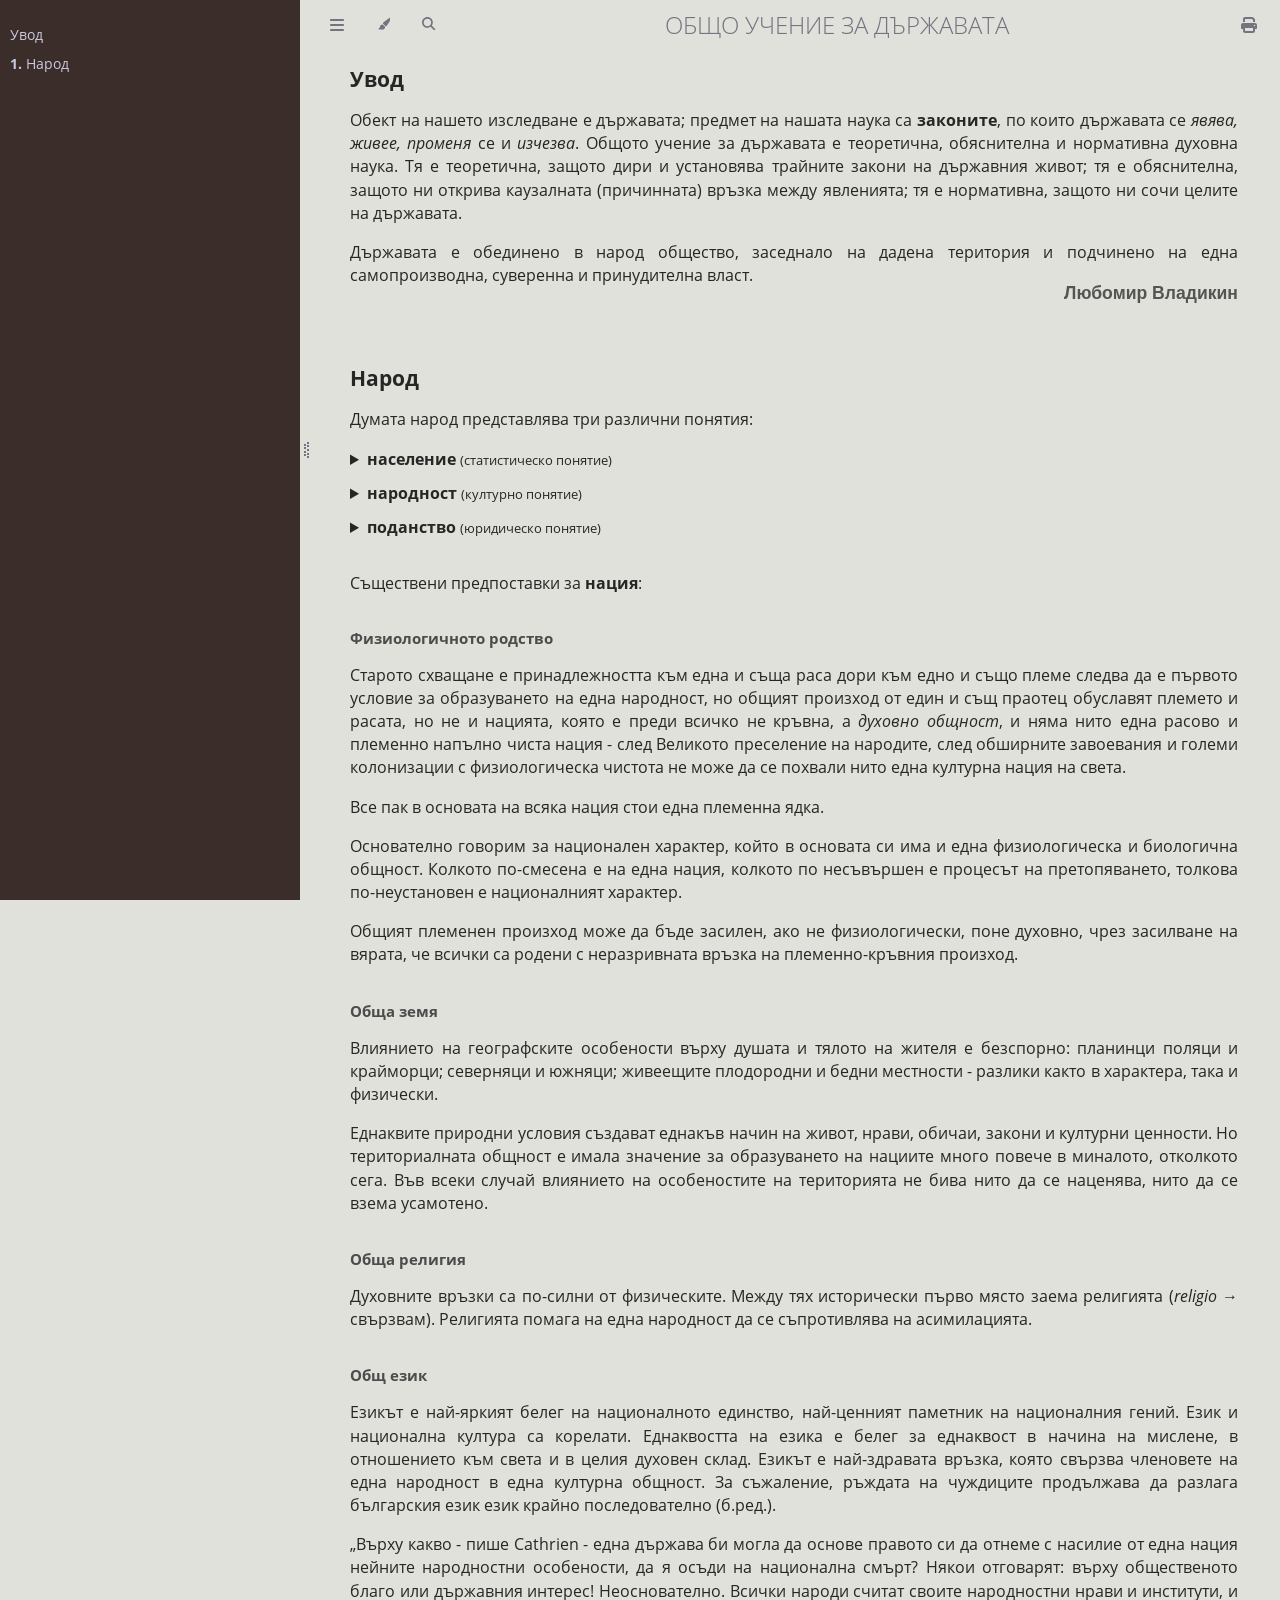
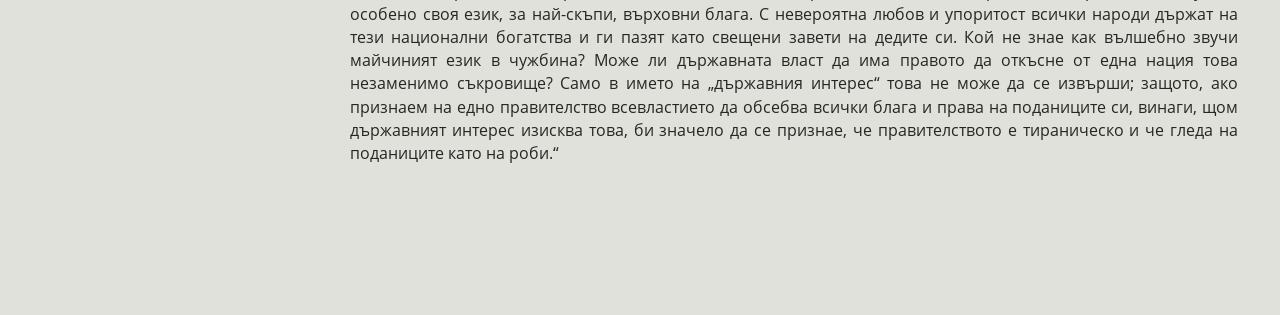
<file: book/print.html>
<!DOCTYPE HTML>
<html lang="bg" class="rust sidebar-visible" dir="ltr">
    <head>
        <!-- Book generated using mdBook -->
        <meta charset="UTF-8">
        <title>ОБЩО УЧЕНИЕ ЗА ДЪРЖАВАТА</title>
        <meta name="robots" content="noindex">


        <!-- Custom HTML head -->
        <script>
        document.addEventListener("DOMContentLoaded", () => {
          const search = document.getElementById("searchbar");
          
          if (search) {
            search.placeholder = "Търси в книгата...";
          }
        });
        </script>
        
        <script>
        document.addEventListener("DOMContentLoaded", function () {
            const observer = new MutationObserver(translateSearchResults);
        
            observer.observe(document.body, {
                childList: true,
                subtree: true
            });
           
            function translateSearchResults() {
                const el = document.querySelector("#mdbook-searchresults-header");
                const engNoR = "No search results for";
                const engOneR = "1 search result for";
        
                if (el.textContent.startsWith(engNoR)) {
                    el.textContent = el.textContent.replace(
                        engNoR, "Няма намерени резултати за"
                    );
                }
        
                else if (el.textContent.startsWith(engOneR)) {
                    el.textContent = el.textContent.replace(
                        engOneR, "Намерен е един резултат за"
                    );
                }
        
                else if (/^\d+ search results/.test(el.textContent)) {
                    el.textContent = el.textContent.replace(
                        /^(\d+) search results for/,
                        "Намерени са $1 резултата за"
                    );
                }
            }
        });
        </script>
        
        <script>
        // Prefetch all pages
        document.addEventListener("DOMContentLoaded", async () => {
            const ipv4Regex = /^(\d{1,3}\.){3}\d{1,3}$/;
            const hostname = window.location.hostname;
            const isIPv4 = ipv4Regex.test(hostname);
        
            if (isIPv4) {
                console.log(">>> ip4", hostname);
                return;
            }
        
            const links = [...document.querySelectorAll("a")];
        
            const pages = [...new Set(
                links
                    .map(a => a.href)
                    .filter(url =>
                        url.startsWith(location.origin) &&
                        url.endsWith(".html")
                    )
            )];
        
            const prefetched = JSON.parse(
                sessionStorage.getItem("prefetchedPages") || "[]"
            );
        
            const done = new Set(prefetched);
        
            const missing = pages.filter(url => !done.has(url));
        
            await Promise.all(
                missing.map(async url => {
                    await fetch(url, {
                        credentials: "same-origin"
                    });
                    done.add(url);
                })
            );
        
            sessionStorage.setItem(
                "prefetchedPages",
                JSON.stringify([...done])
            );
        });
        </script>
        
        <script>
        document.addEventListener('DOMContentLoaded', function () {
            const title = document.querySelector('.menu-title');
        
            if (title) {
                const link = document.createElement('a');
                link.href = path_to_root + 'intro.html';
                link.textContent = title.textContent;
        
                title.textContent = '';
                title.appendChild(link);
            }
        });
        </script>
        
        <script>
        (function () {
            function patch() {
                if (!window.elasticlunr || !window.elasticlunr.Index) {
                    setTimeout(patch, 50);
                    return;
                }
        
                const proto = window.elasticlunr.Index.prototype;
                if (proto.__bgSearchPatched) return;
        
                const originalSearch = proto.search;
        
                proto.search = function (query, options) {
                    // Use normal mdBook/Elasticlunr search for non-Cyrillic queries.
                    if (!/[А-Яа-яЁё]/.test(query)) {
                        return originalSearch.call(this, query, options);
                    }
        
                    const docs = this.documentStore && this.documentStore.docs;
                    if (!docs) {
                        return originalSearch.call(this, query, options);
                    }
        
                    const terms = query
                        .toLocaleLowerCase('bg-BG')
                        .trim()
                        .split(/\s+/)
                        .filter(Boolean);
        
                    const fields = ['title', 'body', 'breadcrumbs'];
                    const results = [];
        
                    Object.keys(docs).forEach(function (id) {
                        const doc = docs[id];
        
                        const text = fields
                            .map(function (field) {
                                return doc[field] || '';
                            })
                            .join(' ')
                            .toLocaleLowerCase('bg-BG');
        
                        // AND: every searched Bulgarian word must occur.
                        if (terms.every(function (term) {
                            return text.indexOf(term) !== -1;
                        })) {
                            results.push({
                                ref: id,
                                score: terms.reduce(function (score, term) {
                                    return score + (text.indexOf(term) !== -1 ? 1 : 0);
                                }, 0),
                                doc: doc
                            });
                        }
                    });
        
                    return results;
                };
        
                proto.__bgSearchPatched = true;
            }
        
            patch();
        })();
        </script>

        <meta name="description" content="">
        <meta name="viewport" content="width=device-width, initial-scale=1">
        <meta name="theme-color" content="#ffffff">

        <link rel="icon" href="favicon-de23e50b.svg">
        <link rel="shortcut icon" href="favicon-8114d1fc.png">
        <link rel="stylesheet" href="css/variables-8adf115d.css">
        <link rel="stylesheet" href="css/general-e96d0476.css">
        <link rel="stylesheet" href="css/chrome-d279d366.css">
        <link rel="stylesheet" href="css/print-9e4910d8.css" media="print">

        <!-- Fonts -->
        <link rel="stylesheet" href="fonts/fonts-9644e21d.css">

        <!-- Highlight.js Stylesheets -->
        <link rel="stylesheet" id="mdbook-highlight-css" href="highlight-493f70e1.css">
        <link rel="stylesheet" id="mdbook-tomorrow-night-css" href="tomorrow-night-4c0ae647.css">
        <link rel="stylesheet" id="mdbook-ayu-highlight-css" href="ayu-highlight-3fdfc3ac.css">

        <!-- Custom theme stylesheets -->
        <link rel="stylesheet" href="theme/css/custom-fab2031f.css">


        <!-- Provide site root and default themes to javascript -->
        <script>
            const path_to_root = "";
            const default_light_theme = "rust";
            const default_dark_theme = "rust";
            window.path_to_searchindex_js = "searchindex-eb3c14b2.js";
        </script>
        <!-- Start loading toc.js asap -->
        <script src="toc-1fcd029e.js"></script>
    </head>
    <body>
    <div id="mdbook-help-container">
        <div id="mdbook-help-popup">
            <h2 class="mdbook-help-title">Keyboard shortcuts</h2>
            <div>
                <p>Press <kbd>←</kbd> or <kbd>→</kbd> to navigate between chapters</p>
                <p>Press <kbd>S</kbd> or <kbd>/</kbd> to search in the book</p>
                <p>Press <kbd>?</kbd> to show this help</p>
                <p>Press <kbd>Esc</kbd> to hide this help</p>
            </div>
        </div>
    </div>
    <div id="mdbook-body-container">
        <!-- Work around some values being stored in localStorage wrapped in quotes -->
        <script>
            try {
                let theme = localStorage.getItem('mdbook-theme');
                let sidebar = localStorage.getItem('mdbook-sidebar');

                if (theme.startsWith('"') && theme.endsWith('"')) {
                    localStorage.setItem('mdbook-theme', theme.slice(1, theme.length - 1));
                }

                if (sidebar.startsWith('"') && sidebar.endsWith('"')) {
                    localStorage.setItem('mdbook-sidebar', sidebar.slice(1, sidebar.length - 1));
                }
            } catch (e) { }
        </script>

        <!-- Set the theme before any content is loaded, prevents flash -->
        <script>
            const default_theme = window.matchMedia("(prefers-color-scheme: dark)").matches ? default_dark_theme : default_light_theme;
            let theme;
            try { theme = localStorage.getItem('mdbook-theme'); } catch(e) { }
            if (theme === null || theme === undefined) { theme = default_theme; }
            const html = document.documentElement;
            html.classList.remove('rust')
            html.classList.add(theme);
            html.classList.add("js");
        </script>

        <input type="checkbox" id="mdbook-sidebar-toggle-anchor" class="hidden">

        <!-- Hide / unhide sidebar before it is displayed -->
        <script>
            let sidebar = null;
            const sidebar_toggle = document.getElementById("mdbook-sidebar-toggle-anchor");
            if (document.body.clientWidth >= 1080) {
                try { sidebar = localStorage.getItem('mdbook-sidebar'); } catch(e) { }
                sidebar = sidebar || 'visible';
            } else {
                sidebar = 'hidden';
                sidebar_toggle.checked = false;
            }
            if (sidebar === 'visible') {
                sidebar_toggle.checked = true;
            } else {
                html.classList.remove('sidebar-visible');
            }
        </script>

        <nav id="mdbook-sidebar" class="sidebar" aria-label="Table of contents">
            <!-- populated by js -->
            <mdbook-sidebar-scrollbox class="sidebar-scrollbox"></mdbook-sidebar-scrollbox>
            <noscript>
                <iframe class="sidebar-iframe-outer" src="toc.html"></iframe>
            </noscript>
            <div id="mdbook-sidebar-resize-handle" class="sidebar-resize-handle">
                <div class="sidebar-resize-indicator"></div>
            </div>
        </nav>

        <div id="mdbook-page-wrapper" class="page-wrapper">

            <div class="page">
                <div id="mdbook-menu-bar-hover-placeholder"></div>
                <div id="mdbook-menu-bar" class="menu-bar sticky">
                    <div class="left-buttons">
                        <label id="mdbook-sidebar-toggle" class="icon-button" for="mdbook-sidebar-toggle-anchor" title="Toggle Table of Contents" aria-label="Toggle Table of Contents" aria-controls="mdbook-sidebar">
                            <span class=fa-svg><svg xmlns="http://www.w3.org/2000/svg" viewBox="0 0 448 512"><!--! Font Awesome Free 6.2.0 by @fontawesome - https://fontawesome.com License - https://fontawesome.com/license/free (Icons: CC BY 4.0, Fonts: SIL OFL 1.1, Code: MIT License) Copyright 2022 Fonticons, Inc. --><path d="M0 96C0 78.3 14.3 64 32 64H416c17.7 0 32 14.3 32 32s-14.3 32-32 32H32C14.3 128 0 113.7 0 96zM0 256c0-17.7 14.3-32 32-32H416c17.7 0 32 14.3 32 32s-14.3 32-32 32H32c-17.7 0-32-14.3-32-32zM448 416c0 17.7-14.3 32-32 32H32c-17.7 0-32-14.3-32-32s14.3-32 32-32H416c17.7 0 32 14.3 32 32z"/></svg></span>
                        </label>
                        <button id="mdbook-theme-toggle" class="icon-button" type="button" title="Change theme" aria-label="Change theme" aria-haspopup="true" aria-expanded="false" aria-controls="mdbook-theme-list">
                            <span class=fa-svg><svg xmlns="http://www.w3.org/2000/svg" viewBox="0 0 576 512"><!--! Font Awesome Free 6.2.0 by @fontawesome - https://fontawesome.com License - https://fontawesome.com/license/free (Icons: CC BY 4.0, Fonts: SIL OFL 1.1, Code: MIT License) Copyright 2022 Fonticons, Inc. --><path d="M371.3 367.1c27.3-3.9 51.9-19.4 67.2-42.9L600.2 74.1c12.6-19.5 9.4-45.3-7.6-61.2S549.7-4.4 531.1 9.6L294.4 187.2c-24 18-38.2 46.1-38.4 76.1L371.3 367.1zm-19.6 25.4l-116-104.4C175.9 290.3 128 339.6 128 400c0 3.9 .2 7.8 .6 11.6c1.8 17.5-10.2 36.4-27.8 36.4H96c-17.7 0-32 14.3-32 32s14.3 32 32 32H240c61.9 0 112-50.1 112-112c0-2.5-.1-5-.2-7.5z"/></svg></span>
                        </button>
                        <ul id="mdbook-theme-list" class="theme-popup" aria-label="Themes" role="menu">
                            <li role="none"><button role="menuitem" class="theme" id="mdbook-theme-default_theme">Auto</button></li>
                            <li role="none"><button role="menuitem" class="theme" id="mdbook-theme-light">Light</button></li>
                            <li role="none"><button role="menuitem" class="theme" id="mdbook-theme-rust">Rust</button></li>
                            <li role="none"><button role="menuitem" class="theme" id="mdbook-theme-coal">Coal</button></li>
                            <li role="none"><button role="menuitem" class="theme" id="mdbook-theme-navy">Navy</button></li>
                            <li role="none"><button role="menuitem" class="theme" id="mdbook-theme-ayu">Ayu</button></li>
                        </ul>
                        <button id="mdbook-search-toggle" class="icon-button" type="button" title="Search (`/`)" aria-label="Toggle Searchbar" aria-expanded="false" aria-keyshortcuts="/ s" aria-controls="mdbook-searchbar">
                            <span class=fa-svg><svg xmlns="http://www.w3.org/2000/svg" viewBox="0 0 512 512"><!--! Font Awesome Free 6.2.0 by @fontawesome - https://fontawesome.com License - https://fontawesome.com/license/free (Icons: CC BY 4.0, Fonts: SIL OFL 1.1, Code: MIT License) Copyright 2022 Fonticons, Inc. --><path d="M416 208c0 45.9-14.9 88.3-40 122.7L502.6 457.4c12.5 12.5 12.5 32.8 0 45.3s-32.8 12.5-45.3 0L330.7 376c-34.4 25.2-76.8 40-122.7 40C93.1 416 0 322.9 0 208S93.1 0 208 0S416 93.1 416 208zM208 352c79.5 0 144-64.5 144-144s-64.5-144-144-144S64 128.5 64 208s64.5 144 144 144z"/></svg></span>
                        </button>
                    </div>

                    <h1 class="menu-title">ОБЩО УЧЕНИЕ ЗА ДЪРЖАВАТА</h1>

                    <div class="right-buttons">
                        <a href="print.html" title="Print this book" aria-label="Print this book">
                            <span class=fa-svg id="print-button"><svg xmlns="http://www.w3.org/2000/svg" viewBox="0 0 512 512"><!--! Font Awesome Free 6.2.0 by @fontawesome - https://fontawesome.com License - https://fontawesome.com/license/free (Icons: CC BY 4.0, Fonts: SIL OFL 1.1, Code: MIT License) Copyright 2022 Fonticons, Inc. --><path d="M128 0C92.7 0 64 28.7 64 64v96h64V64H354.7L384 93.3V160h64V93.3c0-17-6.7-33.3-18.7-45.3L400 18.7C388 6.7 371.7 0 354.7 0H128zM384 352v32 64H128V384 368 352H384zm64 32h32c17.7 0 32-14.3 32-32V256c0-35.3-28.7-64-64-64H64c-35.3 0-64 28.7-64 64v96c0 17.7 14.3 32 32 32H64v64c0 35.3 28.7 64 64 64H384c35.3 0 64-28.7 64-64V384zm-16-88c-13.3 0-24-10.7-24-24s10.7-24 24-24s24 10.7 24 24s-10.7 24-24 24z"/></svg></span>
                        </a>

                    </div>
                </div>

                <div id="mdbook-search-wrapper" class="hidden">
                    <form id="mdbook-searchbar-outer" class="searchbar-outer">
                        <div class="search-wrapper">
                            <input type="search" id="mdbook-searchbar" name="searchbar" placeholder="Search this book ..." aria-controls="mdbook-searchresults-outer" aria-describedby="searchresults-header">
                            <div class="spinner-wrapper">
                                <span class=fa-svg id="fa-spin"><svg xmlns="http://www.w3.org/2000/svg" viewBox="0 0 512 512"><!--! Font Awesome Free 6.2.0 by @fontawesome - https://fontawesome.com License - https://fontawesome.com/license/free (Icons: CC BY 4.0, Fonts: SIL OFL 1.1, Code: MIT License) Copyright 2022 Fonticons, Inc. --><path d="M304 48c0-26.5-21.5-48-48-48s-48 21.5-48 48s21.5 48 48 48s48-21.5 48-48zm0 416c0-26.5-21.5-48-48-48s-48 21.5-48 48s21.5 48 48 48s48-21.5 48-48zM48 304c26.5 0 48-21.5 48-48s-21.5-48-48-48s-48 21.5-48 48s21.5 48 48 48zm464-48c0-26.5-21.5-48-48-48s-48 21.5-48 48s21.5 48 48 48s48-21.5 48-48zM142.9 437c18.7-18.7 18.7-49.1 0-67.9s-49.1-18.7-67.9 0s-18.7 49.1 0 67.9s49.1 18.7 67.9 0zm0-294.2c18.7-18.7 18.7-49.1 0-67.9S93.7 56.2 75 75s-18.7 49.1 0 67.9s49.1 18.7 67.9 0zM369.1 437c18.7 18.7 49.1 18.7 67.9 0s18.7-49.1 0-67.9s-49.1-18.7-67.9 0s-18.7 49.1 0 67.9z"/></svg></span>
                            </div>
                        </div>
                    </form>
                    <div id="mdbook-searchresults-outer" class="searchresults-outer hidden">
                        <div id="mdbook-searchresults-header" class="searchresults-header"></div>
                        <ul id="mdbook-searchresults">
                        </ul>
                    </div>
                </div>

                <!-- Apply ARIA attributes after the sidebar and the sidebar toggle button are added to the DOM -->
                <script>
                    document.getElementById('mdbook-sidebar-toggle').setAttribute('aria-expanded', sidebar === 'visible');
                    document.getElementById('mdbook-sidebar').setAttribute('aria-hidden', sidebar !== 'visible');
                    Array.from(document.querySelectorAll('#mdbook-sidebar a')).forEach(function(link) {
                        link.setAttribute('tabIndex', sidebar === 'visible' ? 0 : -1);
                    });
                </script>

                <div id="mdbook-content" class="content">
                    <main>
                        <h1 id="увод"><a href="#увод" class="header">Увод</a></h1>
<p>Обект на нашето изследване е държавата; предмет на нашата наука са <strong>законите</strong>, по които държавата се <em>явява, живее, променя</em> се и <em>изчезва</em>. Общото учение за държавата е теоретична, обяснителна и нормативна духовна наука. Тя е теоретична, защото дири и установява трайните закони на държавния живот; тя е обяснителна, защото ни открива каузалната (причинната) връзка между явленията; тя е нормативна, защото ни сочи целите на държавата.</p>
<p>Държавата е обединено в народ общество, заседнало на дадена територия и подчинено на една самопроизводна, суверенна и принудителна власт.</p>
<div class="author">Любомир Владикин</div>

<div style="break-before: page; page-break-before: always;"></div>
<h1 id="народ"><a class="header" href="#народ">Народ</a></h1>
<p>Думата народ представлява три различни понятия:</p>

<details>
    <summary><b>население</b>
        <small>(статистическо понятие)</small>
    </summary>
    Хората, които населяват дадена държава, включително временно пребиваващи чужденци.
</details>
<details>
    <summary><b>народност</b>
        <small>(културно понятие)</small>
    </summary>
Етическа принадлежност, без значение от местоположението. Например българите
и на територията на България, и на териториите на поробените земи или разпръснати
в други държави.
</details>
<details>
    <summary><b>поданство</b>
        <small>(юридическо понятие)</small>
    </summary>
Изключва временно пребиваващите чужденци, но включва поданиците в странство.
Например сред българските поданици попадат различни народности (турци, евреи, арменци и т.н.),
които знаят, че не са и не се чувстват българи.
</details>
<div class="note">
<br>
Съществени предпоставки за <b>нация</b>:
<h2 id="физиологичното-родство"><a class="header" href="#физиологичното-родство">
<div class="sub-1"> <strong>Физиологичното родство</strong> </div>
</a></h2>
<p>Старото схващане e принадлежността към една и съща раса дори към едно и също племе следва да е първото условие за образуването на една народност, но общият произход от един и същ праотец обуславят племето и расата, но не и нацията, която е преди всичко не кръвна, а <em>духовно общност</em>, и няма нито една расово и племенно напълно чиста нация - след Великото преселение на народите, след обширните завоевания и големи колонизации с физиологическа чистота не може да се похвали нито една културна нация на света.</p>
<p>Все пак в основата на всяка нация стои една племенна ядка.</p>
<p>Основателно говорим за национален характер, който в основата си има и една физиологическа и биологична общност.
Колкото по-смесена е на една нация, колкото по несъвършен е процесът на претопяването, толкова по-неустановен е националният характер.</p>
<p>Общият племенен произход може да бъде засилен, ако не физиологически, поне духовно, чрез засилване на вярата, че всички са родени с неразривната връзка на племенно-кръвния произход.</p>
<h2 id="обща-земя"><a class="header" href="#обща-земя">
<div class="sub-1"> <strong>Обща земя</strong> </div>
</a></h2>
<p>Влиянието на географските особености върху душата и тялото на жителя е безспорно: планинци поляци и крайморци; северняци и южняци; живеещите плодородни и бедни местности - разлики както в характера, така и физически.</p>
<p>Еднаквите природни условия създават еднакъв начин на живот, нрави, обичаи, закони и културни ценности.
Но териториалната общност е имала значение за образуването на нациите много повече в миналото, отколкото сега.
Във всеки случай влиянието на особеностите на територията не бива нито да се наценява, нито да се взема усамотено.</p>
<h2 id="обща-религия"><a class="header" href="#обща-религия">
<div class="sub-1"> <strong>Обща религия</strong> </div>
</a></h2>
<p>Духовните връзки са по-силни от физическите.
Между тях исторически първо място заема религията (<em>religio</em> → свързвам).
Религията помага на една народност да се съпротивлява на асимилацията.</p>
<h2 id="общ-език"><a class="header" href="#общ-език">
<div class="sub-1"> <strong>Общ език</strong> </div>
</a></h2>
<p>Езикът е най-яркият белег на националното единство, най-ценният паметник на националния гений.
Език и национална култура са корелати. Еднаквостта на езика е белег за еднаквост в начина на мислене, в отношението към света и в целия духовен склад. Езикът е най-здравата връзка, която свързва членовете на една народност в една културна общност. За съжаление, ръждата на чуждиците продължава да разлага българския език език крайно последователно (б.ред.).</p>
<p>„Върху какво - пише Cathrien - една държава би могла да основе правото си да отнеме с насилие от една нация нейните народностни особености, да я осъди на национална смърт? Някои отговарят: върху общественото благо или държавния интерес! Неоснователно. Всички народи считат своите народностни нрави и институти, и особено своя език, за най-скъпи, върховни блага. С невероятна любов и упоритост всички народи държат на тези национални богатства и ги пазят като свещени завети на дедите си. Кой не знае как вълшебно звучи майчиният език в чужбина?
Може ли държавната власт да има правото да откъсне от една нация това незаменимо съкровище? Само в името на „държавния интерес“ това не може да се извърши; защото, ако признаем на едно правителство всевластието да обсебва всички блага и права на поданиците си, винаги, щом държавният интерес изисква това, би значело да се признае, че правителството е тираническо и че гледа на поданиците като на роби.“</p>
</div>


                    </main>

                    <nav class="nav-wrapper" aria-label="Page navigation">
                        <!-- Mobile navigation buttons -->


                        <div style="clear: both"></div>
                    </nav>
                </div>
            </div>

            <nav class="nav-wide-wrapper" aria-label="Page navigation">

            </nav>

        </div>

        <template id=fa-eye><span class=fa-svg><svg xmlns="http://www.w3.org/2000/svg" viewBox="0 0 576 512"><!--! Font Awesome Free 6.2.0 by @fontawesome - https://fontawesome.com License - https://fontawesome.com/license/free (Icons: CC BY 4.0, Fonts: SIL OFL 1.1, Code: MIT License) Copyright 2022 Fonticons, Inc. --><path d="M288 32c-80.8 0-145.5 36.8-192.6 80.6C48.6 156 17.3 208 2.5 243.7c-3.3 7.9-3.3 16.7 0 24.6C17.3 304 48.6 356 95.4 399.4C142.5 443.2 207.2 480 288 480s145.5-36.8 192.6-80.6c46.8-43.5 78.1-95.4 93-131.1c3.3-7.9 3.3-16.7 0-24.6c-14.9-35.7-46.2-87.7-93-131.1C433.5 68.8 368.8 32 288 32zM432 256c0 79.5-64.5 144-144 144s-144-64.5-144-144s64.5-144 144-144s144 64.5 144 144zM288 192c0 35.3-28.7 64-64 64c-11.5 0-22.3-3-31.6-8.4c-.2 2.8-.4 5.5-.4 8.4c0 53 43 96 96 96s96-43 96-96s-43-96-96-96c-2.8 0-5.6 .1-8.4 .4c5.3 9.3 8.4 20.1 8.4 31.6z"/></svg></span></template>
        <template id=fa-eye-slash><span class=fa-svg><svg xmlns="http://www.w3.org/2000/svg" viewBox="0 0 640 512"><!--! Font Awesome Free 6.2.0 by @fontawesome - https://fontawesome.com License - https://fontawesome.com/license/free (Icons: CC BY 4.0, Fonts: SIL OFL 1.1, Code: MIT License) Copyright 2022 Fonticons, Inc. --><path d="M38.8 5.1C28.4-3.1 13.3-1.2 5.1 9.2S-1.2 34.7 9.2 42.9l592 464c10.4 8.2 25.5 6.3 33.7-4.1s6.3-25.5-4.1-33.7L525.6 386.7c39.6-40.6 66.4-86.1 79.9-118.4c3.3-7.9 3.3-16.7 0-24.6c-14.9-35.7-46.2-87.7-93-131.1C465.5 68.8 400.8 32 320 32c-68.2 0-125 26.3-169.3 60.8L38.8 5.1zM223.1 149.5C248.6 126.2 282.7 112 320 112c79.5 0 144 64.5 144 144c0 24.9-6.3 48.3-17.4 68.7L408 294.5c5.2-11.8 8-24.8 8-38.5c0-53-43-96-96-96c-2.8 0-5.6 .1-8.4 .4c5.3 9.3 8.4 20.1 8.4 31.6c0 10.2-2.4 19.8-6.6 28.3l-90.3-70.8zm223.1 298L373 389.9c-16.4 6.5-34.3 10.1-53 10.1c-79.5 0-144-64.5-144-144c0-6.9 .5-13.6 1.4-20.2L83.1 161.5C60.3 191.2 44 220.8 34.5 243.7c-3.3 7.9-3.3 16.7 0 24.6c14.9 35.7 46.2 87.7 93 131.1C174.5 443.2 239.2 480 320 480c47.8 0 89.9-12.9 126.2-32.5z"/></svg></span></template>
        <template id=fa-copy><span class=fa-svg><svg xmlns="http://www.w3.org/2000/svg" viewBox="0 0 512 512"><!--! Font Awesome Free 6.2.0 by @fontawesome - https://fontawesome.com License - https://fontawesome.com/license/free (Icons: CC BY 4.0, Fonts: SIL OFL 1.1, Code: MIT License) Copyright 2022 Fonticons, Inc. --><path d="M502.6 70.63l-61.25-61.25C435.4 3.371 427.2 0 418.7 0H255.1c-35.35 0-64 28.66-64 64l.0195 256C192 355.4 220.7 384 256 384h192c35.2 0 64-28.8 64-64V93.25C512 84.77 508.6 76.63 502.6 70.63zM464 320c0 8.836-7.164 16-16 16H255.1c-8.838 0-16-7.164-16-16L239.1 64.13c0-8.836 7.164-16 16-16h128L384 96c0 17.67 14.33 32 32 32h47.1V320zM272 448c0 8.836-7.164 16-16 16H63.1c-8.838 0-16-7.164-16-16L47.98 192.1c0-8.836 7.164-16 16-16H160V128H63.99c-35.35 0-64 28.65-64 64l.0098 256C.002 483.3 28.66 512 64 512h192c35.2 0 64-28.8 64-64v-32h-47.1L272 448z"/></svg></span></template>
        <template id=fa-play><span class=fa-svg><svg xmlns="http://www.w3.org/2000/svg" viewBox="0 0 384 512"><!--! Font Awesome Free 6.2.0 by @fontawesome - https://fontawesome.com License - https://fontawesome.com/license/free (Icons: CC BY 4.0, Fonts: SIL OFL 1.1, Code: MIT License) Copyright 2022 Fonticons, Inc. --><path d="M73 39c-14.8-9.1-33.4-9.4-48.5-.9S0 62.6 0 80V432c0 17.4 9.4 33.4 24.5 41.9s33.7 8.1 48.5-.9L361 297c14.3-8.7 23-24.2 23-41s-8.7-32.2-23-41L73 39z"/></svg></span></template>
        <template id=fa-clock-rotate-left><span class=fa-svg><svg xmlns="http://www.w3.org/2000/svg" viewBox="0 0 512 512"><!--! Font Awesome Free 6.2.0 by @fontawesome - https://fontawesome.com License - https://fontawesome.com/license/free (Icons: CC BY 4.0, Fonts: SIL OFL 1.1, Code: MIT License) Copyright 2022 Fonticons, Inc. --><path d="M75 75L41 41C25.9 25.9 0 36.6 0 57.9V168c0 13.3 10.7 24 24 24H134.1c21.4 0 32.1-25.9 17-41l-30.8-30.8C155 85.5 203 64 256 64c106 0 192 86 192 192s-86 192-192 192c-40.8 0-78.6-12.7-109.7-34.4c-14.5-10.1-34.4-6.6-44.6 7.9s-6.6 34.4 7.9 44.6C151.2 495 201.7 512 256 512c141.4 0 256-114.6 256-256S397.4 0 256 0C185.3 0 121.3 28.7 75 75zm181 53c-13.3 0-24 10.7-24 24V256c0 6.4 2.5 12.5 7 17l72 72c9.4 9.4 24.6 9.4 33.9 0s9.4-24.6 0-33.9l-65-65V152c0-13.3-10.7-24-24-24z"/></svg></span></template>

        <!-- Livereload script (if served using the cli tool) -->
        <script>
            const wsProtocol = location.protocol === 'https:' ? 'wss:' : 'ws:';
            const wsAddress = wsProtocol + "//" + location.host + "/" + "__livereload";
            const socket = new WebSocket(wsAddress);
            socket.onmessage = function (event) {
                if (event.data === "reload") {
                    socket.close();
                    location.reload();
                }
            };

            window.onbeforeunload = function() {
                socket.close();
            }
        </script>


        <script>
            window.playground_copyable = true;
        </script>


        <script src="elasticlunr-ef4e11c1.min.js"></script>
        <script src="mark-09e88c2c.min.js"></script>
        <script src="searcher-09f2665d.js"></script>

        <script src="clipboard-1626706a.min.js"></script>
        <script src="highlight-abc7f01d.js"></script>
        <script src="book-609e4cb8.js"></script>

        <!-- Custom JS scripts -->

        <script>
        window.addEventListener('load', function() {
            window.setTimeout(window.print, 100);
        });
        </script>


    </div>
    </body>
</html>
</file>
<file: book/css/variables-8adf115d.css>
/* Globals */

:root {
    --sidebar-target-width: 300px;
    --sidebar-width: min(var(--sidebar-target-width), 80vw);
    --sidebar-resize-indicator-width: 8px;
    --sidebar-resize-indicator-space: 2px;
    --page-padding: 15px;
    --content-max-width: 750px;
    --menu-bar-height: 50px;
    --mono-font: "Source Code Pro", Consolas, "Ubuntu Mono", Menlo, "DejaVu Sans Mono", monospace, monospace;
    --code-font-size: 0.875em; /* please adjust the ace font size accordingly in editor.js */
    --searchbar-margin-block-start: 5px;
}

/* Themes */

.ayu {
    --bg: hsl(210, 25%, 8%);
    --fg: #c5c5c5;

    --sidebar-bg: #14191f;
    --sidebar-fg: #c8c9db;
    --sidebar-non-existant: #5c6773;
    --sidebar-active: #ffb454;
    --sidebar-spacer: #2d334f;

    --scrollbar: var(--sidebar-fg);

    --icons: #737480;
    --icons-hover: #b7b9cc;

    --links: #0096cf;

    --inline-code-color: #ffb454;

    --theme-popup-bg: #14191f;
    --theme-popup-border: #5c6773;
    --theme-hover: #191f26;

    --quote-bg: hsl(226, 15%, 17%);
    --quote-border: hsl(226, 15%, 22%);

    --warning-border: #ff8e00;

    --table-border-color: hsl(210, 25%, 13%);
    --table-header-bg: hsl(210, 25%, 28%);
    --table-alternate-bg: hsl(210, 25%, 11%);

    --searchbar-border-color: #848484;
    --searchbar-bg: #424242;
    --searchbar-fg: #fff;
    --searchbar-shadow-color: #d4c89f;
    --searchresults-header-fg: #666;
    --searchresults-border-color: #888;
    --searchresults-li-bg: #252932;
    --search-mark-bg: #e3b171;

    --color-scheme: dark;

    /* Same as `--icons` */
    --copy-button-filter: invert(45%) sepia(6%) saturate(621%) hue-rotate(198deg) brightness(99%) contrast(85%);
    /* Same as `--sidebar-active` */
    --copy-button-filter-hover: invert(68%) sepia(55%) saturate(531%) hue-rotate(341deg) brightness(104%) contrast(101%);

    --footnote-highlight: #2668a6;

    --overlay-bg: rgba(33, 40, 48, 0.4);

    --blockquote-note-color: #74b9ff;
    --blockquote-tip-color: #09ca09;
    --blockquote-important-color: #d3abff;
    --blockquote-warning-color: #f0b72f;
    --blockquote-caution-color: #f21424;

    --sidebar-header-border-color: #c18639;
}

.coal {
    --bg: hsl(200, 7%, 8%);
    --fg: #98a3ad;

    --sidebar-bg: #292c2f;
    --sidebar-fg: #a1adb8;
    --sidebar-non-existant: #505254;
    --sidebar-active: #3473ad;
    --sidebar-spacer: #393939;

    --scrollbar: var(--sidebar-fg);

    --icons: #43484d;
    --icons-hover: #b3c0cc;

    --links: #2b79a2;

    --inline-code-color: #c5c8c6;

    --theme-popup-bg: #141617;
    --theme-popup-border: #43484d;
    --theme-hover: #1f2124;

    --quote-bg: hsl(234, 21%, 18%);
    --quote-border: hsl(234, 21%, 23%);

    --warning-border: #ff8e00;

    --table-border-color: hsl(200, 7%, 13%);
    --table-header-bg: hsl(200, 7%, 28%);
    --table-alternate-bg: hsl(200, 7%, 11%);

    --searchbar-border-color: #aaa;
    --searchbar-bg: #b7b7b7;
    --searchbar-fg: #000;
    --searchbar-shadow-color: #aaa;
    --searchresults-header-fg: #666;
    --searchresults-border-color: #98a3ad;
    --searchresults-li-bg: #2b2b2f;
    --search-mark-bg: #355c7d;

    --color-scheme: dark;

    /* Same as `--icons` */
    --copy-button-filter: invert(26%) sepia(8%) saturate(575%) hue-rotate(169deg) brightness(87%) contrast(82%);
    /* Same as `--sidebar-active` */
    --copy-button-filter-hover: invert(36%) sepia(70%) saturate(503%) hue-rotate(167deg) brightness(98%) contrast(89%);

    --footnote-highlight: #4079ae;

    --overlay-bg: rgba(33, 40, 48, 0.4);

    --blockquote-note-color: #4493f8;
    --blockquote-tip-color: #08ae08;
    --blockquote-important-color: #ab7df8;
    --blockquote-warning-color: #d29922;
    --blockquote-caution-color: #d91b29;

    --sidebar-header-border-color: #3473ad;
}

.light, html:not(.js) {
    --bg: hsl(0, 0%, 100%);
    --fg: hsl(0, 0%, 0%);

    --sidebar-bg: #fafafa;
    --sidebar-fg: hsl(0, 0%, 0%);
    --sidebar-non-existant: #aaaaaa;
    --sidebar-active: #1f1fff;
    --sidebar-spacer: #f4f4f4;

    --scrollbar: #8F8F8F;

    --icons: #747474;
    --icons-hover: #000000;

    --links: #20609f;

    --inline-code-color: #301900;

    --theme-popup-bg: #fafafa;
    --theme-popup-border: #cccccc;
    --theme-hover: #e6e6e6;

    --quote-bg: hsl(197, 37%, 96%);
    --quote-border: hsl(197, 37%, 91%);

    --warning-border: #ff8e00;

    --table-border-color: hsl(0, 0%, 95%);
    --table-header-bg: hsl(0, 0%, 80%);
    --table-alternate-bg: hsl(0, 0%, 97%);

    --searchbar-border-color: #aaa;
    --searchbar-bg: #fafafa;
    --searchbar-fg: #000;
    --searchbar-shadow-color: #aaa;
    --searchresults-header-fg: #666;
    --searchresults-border-color: #888;
    --searchresults-li-bg: #e4f2fe;
    --search-mark-bg: #a2cff5;

    --color-scheme: light;

    /* Same as `--icons` */
    --copy-button-filter: invert(45.49%);
    /* Same as `--sidebar-active` */
    --copy-button-filter-hover: invert(14%) sepia(93%) saturate(4250%) hue-rotate(243deg) brightness(99%) contrast(130%);

    --footnote-highlight: #7e7eff;

    --overlay-bg: rgba(200, 200, 205, 0.4);

    --blockquote-note-color: #0969da;
    --blockquote-tip-color: #008000;
    --blockquote-important-color: #8250df;
    --blockquote-warning-color: #9a6700;
    --blockquote-caution-color: #b52731;

    --sidebar-header-border-color: #6e6edb;
}

.navy {
    --bg: hsl(226, 23%, 11%);
    --fg: #bcbdd0;

    --sidebar-bg: #282d3f;
    --sidebar-fg: #c8c9db;
    --sidebar-non-existant: #505274;
    --sidebar-active: #2b79a2;
    --sidebar-spacer: #2d334f;

    --scrollbar: var(--sidebar-fg);

    --icons: #737480;
    --icons-hover: #b7b9cc;

    --links: #2b79a2;

    --inline-code-color: #c5c8c6;

    --theme-popup-bg: #161923;
    --theme-popup-border: #737480;
    --theme-hover: #282e40;

    --quote-bg: hsl(226, 15%, 17%);
    --quote-border: hsl(226, 15%, 22%);

    --warning-border: #ff8e00;

    --table-border-color: hsl(226, 23%, 16%);
    --table-header-bg: hsl(226, 23%, 31%);
    --table-alternate-bg: hsl(226, 23%, 14%);

    --searchbar-border-color: #aaa;
    --searchbar-bg: #aeaec6;
    --searchbar-fg: #000;
    --searchbar-shadow-color: #aaa;
    --searchresults-header-fg: #5f5f71;
    --searchresults-border-color: #5c5c68;
    --searchresults-li-bg: #242430;
    --search-mark-bg: #a2cff5;

    --color-scheme: dark;

    /* Same as `--icons` */
    --copy-button-filter: invert(51%) sepia(10%) saturate(393%) hue-rotate(198deg) brightness(86%) contrast(87%);
    /* Same as `--sidebar-active` */
    --copy-button-filter-hover: invert(46%) sepia(20%) saturate(1537%) hue-rotate(156deg) brightness(85%) contrast(90%);

    --footnote-highlight: #4079ae;

    --overlay-bg: rgba(33, 40, 48, 0.4);

    --blockquote-note-color: #4493f8;
    --blockquote-tip-color: #09ca09;
    --blockquote-important-color: #ab7df8;
    --blockquote-warning-color: #d29922;
    --blockquote-caution-color: #f21424;

    --sidebar-header-border-color: #2f6ab5;
}

.rust {
    --bg: hsl(60, 9%, 87%);
    --fg: #262625;

    --sidebar-bg: #3b2e2a;
    --sidebar-fg: #c8c9db;
    --sidebar-non-existant: #505254;
    --sidebar-active: #e69f67;
    --sidebar-spacer: #45373a;

    --scrollbar: var(--sidebar-fg);

    --icons: #737480;
    --icons-hover: #262625;

    --links: #2b79a2;

    --inline-code-color: #6e6b5e;

    --theme-popup-bg: #e1e1db;
    --theme-popup-border: #b38f6b;
    --theme-hover: #99908a;

    --quote-bg: hsl(60, 5%, 75%);
    --quote-border: hsl(60, 5%, 70%);

    --warning-border: #ff8e00;

    --table-border-color: hsl(60, 9%, 82%);
    --table-header-bg: #b3a497;
    --table-alternate-bg: hsl(60, 9%, 84%);

    --searchbar-border-color: #aaa;
    --searchbar-bg: #fafafa;
    --searchbar-fg: #000;
    --searchbar-shadow-color: #aaa;
    --searchresults-header-fg: #666;
    --searchresults-border-color: #888;
    --searchresults-li-bg: #dec2a2;
    --search-mark-bg: #e69f67;

    /* Same as `--icons` */
    --copy-button-filter: invert(51%) sepia(10%) saturate(393%) hue-rotate(198deg) brightness(86%) contrast(87%);
    /* Same as `--sidebar-active` */
    --copy-button-filter-hover: invert(77%) sepia(16%) saturate(1798%) hue-rotate(328deg) brightness(98%) contrast(83%);

    --footnote-highlight: #d3a17a;

    --overlay-bg: rgba(150, 150, 150, 0.25);

    --blockquote-note-color: #023b95;
    --blockquote-tip-color: #007700;
    --blockquote-important-color: #8250df;
    --blockquote-warning-color: #603700;
    --blockquote-caution-color: #aa1721;

    --sidebar-header-border-color: #8c391f;
}

@media (prefers-color-scheme: dark) {
    html:not(.js) {
        --bg: hsl(200, 7%, 8%);
        --fg: #98a3ad;

        --sidebar-bg: #292c2f;
        --sidebar-fg: #a1adb8;
        --sidebar-non-existant: #505254;
        --sidebar-active: #3473ad;
        --sidebar-spacer: #393939;

        --scrollbar: var(--sidebar-fg);

        --icons: #43484d;
        --icons-hover: #b3c0cc;

        --links: #2b79a2;

        --inline-code-color: #c5c8c6;

        --theme-popup-bg: #141617;
        --theme-popup-border: #43484d;
        --theme-hover: #1f2124;

        --quote-bg: hsl(234, 21%, 18%);
        --quote-border: hsl(234, 21%, 23%);

        --warning-border: #ff8e00;

        --table-border-color: hsl(200, 7%, 13%);
        --table-header-bg: hsl(200, 7%, 28%);
        --table-alternate-bg: hsl(200, 7%, 11%);

        --searchbar-border-color: #aaa;
        --searchbar-bg: #b7b7b7;
        --searchbar-fg: #000;
        --searchbar-shadow-color: #aaa;
        --searchresults-header-fg: #666;
        --searchresults-border-color: #98a3ad;
        --searchresults-li-bg: #2b2b2f;
        --search-mark-bg: #355c7d;

        --color-scheme: dark;

        /* Same as `--icons` */
        --copy-button-filter: invert(26%) sepia(8%) saturate(575%) hue-rotate(169deg) brightness(87%) contrast(82%);
        /* Same as `--sidebar-active` */
        --copy-button-filter-hover: invert(36%) sepia(70%) saturate(503%) hue-rotate(167deg) brightness(98%) contrast(89%);

        --footnote-highlight: #4079ae;

        --overlay-bg: rgba(33, 40, 48, 0.4);

        --blockquote-note-color: #4493f8;
        --blockquote-tip-color: #08ae08;
        --blockquote-important-color: #ab7df8;
        --blockquote-warning-color: #d29922;
        --blockquote-caution-color: #d91b29;

        --sidebar-header-border-color: #3473ad;
    }
}
</file>
<file: book/css/general-e96d0476.css>
/* Base styles and content styles */

:root {
    /* Browser default font-size is 16px, this way 1 rem = 10px */
    font-size: 62.5%;
    color-scheme: var(--color-scheme);
}

html {
    font-family: "Open Sans", sans-serif;
    color: var(--fg);
    background-color: var(--bg);
    text-size-adjust: none;
    -webkit-text-size-adjust: none;
}

body {
    margin: 0;
    font-size: 1.6rem;
    overflow-x: hidden;
}

code {
    font-family: var(--mono-font) !important;
    font-size: var(--code-font-size);
    direction: ltr !important;
}

/* make long words/inline code not x overflow */
main {
    overflow-wrap: break-word;
}

/* make wide tables scroll if they overflow */
.table-wrapper {
    overflow-x: auto;
}

/* Don't change font size in headers. */
h1 code, h2 code, h3 code, h4 code, h5 code, h6 code {
    font-size: unset;
}

.left { float: left; }
.right { float: right; }
.boring { opacity: 0.6; }
.hide-boring .boring { display: none; }
.hidden { display: none !important; }

h2, h3 { margin-block-start: 2.5em; }
h4, h5 { margin-block-start: 2em; }

.header + .header h3,
.header + .header h4,
.header + .header h5 {
    margin-block-start: 1em;
}

h1:target::before,
h2:target::before,
h3:target::before,
h4:target::before,
h5:target::before,
h6:target::before,
dt:target::before {
    display: inline-block;
    content: "»";
    margin-inline-start: -30px;
    width: 30px;
}

/* This is broken on Safari as of version 14, but is fixed
   in Safari Technology Preview 117 which I think will be Safari 14.2.
   https://bugs.webkit.org/show_bug.cgi?id=218076
*/
:target {
    /* Safari does not support logical properties */
    scroll-margin-top: calc(var(--menu-bar-height) + 0.5em);
}

.page {
    outline: 0;
    padding: 0 var(--page-padding);
    margin-block-start: calc(0px - var(--menu-bar-height)); /* Compensate for the #mdbook-menu-bar-hover-placeholder */
}
.page-wrapper {
    box-sizing: border-box;
    background-color: var(--bg);
}
html:not(.js) .page-wrapper,
.js:not(.sidebar-resizing) .page-wrapper {
    transition: margin-left 0.3s ease, transform 0.3s ease; /* Animation: slide away */
}
[dir=rtl]:not(.js) .page-wrapper,
[dir=rtl].js:not(.sidebar-resizing) .page-wrapper {
    transition: margin-right 0.3s ease, transform 0.3s ease; /* Animation: slide away */
}

.content {
    overflow-y: auto;
    padding: 0 5px 50px 5px;
}
.content main {
    margin-inline-start: auto;
    margin-inline-end: auto;
    max-width: var(--content-max-width);
}
.content p { line-height: 1.45em; }
.content ol { line-height: 1.45em; }
.content ul { line-height: 1.45em; }
.content a { text-decoration: none; }
.content a:hover { text-decoration: underline; }
.content img, .content video { max-width: 100%; }
/* When an image is inside an anchor, ensure the focus ring covers the entire
   image instead of the anchor's line box. */
.content a:has(img) { display: inline-block; }
.content .header:link,
.content .header:visited {
    color: var(--fg);
}
.content .header:link,
.content .header:visited:hover {
    text-decoration: none;
}

table {
    margin: 0 auto;
    border-collapse: collapse;
}
table td {
    padding: 3px 20px;
    border: 1px var(--table-border-color) solid;
}
table thead {
    background: var(--table-header-bg);
}
table thead td {
    font-weight: 700;
    border: none;
}
table thead th {
    padding: 3px 20px;
}
table thead tr {
    border: 1px var(--table-header-bg) solid;
}
/* Alternate background colors for rows */
table tbody tr:nth-child(2n) {
    background: var(--table-alternate-bg);
}


blockquote {
    margin: 20px 0;
    padding: 0 20px;
    color: var(--fg);
    background-color: var(--quote-bg);
    border-block-start: .1em solid var(--quote-border);
    border-block-end: .1em solid var(--quote-border);
}

/* TODO: Remove .warning in a future version of mdbook, it is replaced by
blockquote tags. */
.warning {
    margin: 20px;
    padding: 0 20px;
    border-inline-start: 2px solid var(--warning-border);
}

.warning:before {
    position: absolute;
    width: 3rem;
    height: 3rem;
    margin-inline-start: calc(-1.5rem - 21px);
    content: "ⓘ";
    text-align: center;
    background-color: var(--bg);
    color: var(--warning-border);
    font-weight: bold;
    font-size: 2rem;
}

blockquote .warning:before {
    background-color: var(--quote-bg);
}

kbd {
    background-color: var(--table-border-color);
    border-radius: 4px;
    border: solid 1px var(--theme-popup-border);
    box-shadow: inset 0 -1px 0 var(--theme-hover);
    display: inline-block;
    font-size: var(--code-font-size);
    font-family: var(--mono-font);
    line-height: 10px;
    padding: 4px 5px;
    vertical-align: middle;
}

sup {
    /* Set the line-height for superscript and footnote references so that there
       isn't an awkward space appearing above lines that contain the footnote.

       See https://github.com/rust-lang/mdBook/pull/2443#discussion_r1813773583
       for an explanation.
    */
    line-height: 0;
}

.footnote-definition {
    font-size: 0.9em;
}
/* The default spacing for a list is a little too large. */
.footnote-definition ul,
.footnote-definition ol {
    padding-left: 20px;
}
.footnote-definition > li {
    /* Required to position the ::before target */
    position: relative;
}
.footnote-definition > li:target {
    scroll-margin-top: 50vh;
}
.footnote-reference:target {
    scroll-margin-top: 50vh;
}
/* Draws a border around the footnote (including the marker) when it is selected.
   TODO: If there are multiple linkbacks, highlight which one you just came
   from so you know which one to click.
*/
.footnote-definition > li:target::before {
    border: 2px solid var(--footnote-highlight);
    border-radius: 6px;
    position: absolute;
    top: -8px;
    right: -8px;
    bottom: -8px;
    left: -32px;
    pointer-events: none;
    content: "";
}
/* Pulses the footnote reference so you can quickly see where you left off reading.
   This could use some improvement.
*/
@media not (prefers-reduced-motion) {
    .footnote-reference:target  {
        animation: fn-highlight 0.8s;
        border-radius: 2px;
    }

    @keyframes fn-highlight {
        from {
            background-color: var(--footnote-highlight);
        }
    }
}

.tooltiptext {
    position: absolute;
    visibility: hidden;
    color: #fff;
    background-color: #333;
    transform: translateX(-50%); /* Center by moving tooltip 50% of its width left */
    left: -8px; /* Half of the width of the icon */
    top: -35px;
    font-size: 0.8em;
    text-align: center;
    border-radius: 6px;
    padding: 5px 8px;
    margin: 5px;
    z-index: 1000;
}
.tooltipped .tooltiptext {
    visibility: visible;
}

.chapter li.part-title {
    color: var(--sidebar-fg);
    margin: 5px 0px;
    font-weight: bold;
}

.result-no-output {
    font-style: italic;
}

.fa-svg svg {
    width: 1em;
    height: 1em;
    fill: currentColor;
    margin-bottom: -0.1em;
}

dt {
    font-weight: bold;
    margin-top: 0.5em;
    margin-bottom: 0.1em;
}

/* This uses a CSS counter to add numbers to definitions, but only if there is
 more than one definition. */
dl, dt {
    counter-reset: dd-counter;
}

/* When there is more than one definition, increment the counter. The first
selector selects the first definition, and the second one selects definitions
2 and beyond.*/
dd:has(+ dd), dd + dd {
    counter-increment: dd-counter;
    /* Use flex display to help with positioning the numbers when there is a p
    tag inside the definition. */
    display: flex;
    align-items: flex-start;
}

/* Shows the counter for definitions. The first selector selects the first
definition, and the second one selections definitions 2 and beyond.*/
dd:has(+ dd)::before, dd + dd::before  {
    content: counter(dd-counter) ". ";
    font-weight: 600;
    display: inline-block;
    margin-right: 0.5em;
}

dd > p {
    /* For loose definitions that have a p tag inside, don't add a bunch of
    space before the definition. */
    margin-top: 0;
}

/* Remove some excess space from the bottom. */
.blockquote-tag p:last-child {
    margin-bottom: 2px;
}

.blockquote-tag {
    /* Add some padding to make the vertical bar a little taller than the text.*/
    padding: 2px 0px 2px 20px;
    /* Add a solid color bar on the left side. */
    border-inline-start-style: solid;
    border-inline-start-width: 4px;
    /* Disable the background color from normal blockquotes . */
    background-color: inherit;
    /* Disable border blocks from blockquotes. */
    border-block-start: none;
    border-block-end: none;
}

.blockquote-tag-title svg {
    fill: currentColor;
    /* Add space between the icon and the title. */
    margin-right: 8px;
}

.blockquote-tag-note {
    border-inline-start-color: var(--blockquote-note-color);
}

.blockquote-tag-tip {
    border-inline-start-color: var(--blockquote-tip-color);
}

.blockquote-tag-important {
    border-inline-start-color: var(--blockquote-important-color);
}

.blockquote-tag-warning {
    border-inline-start-color: var(--blockquote-warning-color);
}

.blockquote-tag-caution {
    border-inline-start-color: var(--blockquote-caution-color);
}

.blockquote-tag-note > .blockquote-tag-title {
    color: var(--blockquote-note-color);
}

.blockquote-tag-tip > .blockquote-tag-title {
    color: var(--blockquote-tip-color);
}

.blockquote-tag-important > .blockquote-tag-title {
    color: var(--blockquote-important-color);
}

.blockquote-tag-warning > .blockquote-tag-title {
    color: var(--blockquote-warning-color);
}

.blockquote-tag-caution > .blockquote-tag-title {
    color: var(--blockquote-caution-color);
}

.blockquote-tag-title {
    /* Slightly increase the weight for more emphasis. */
    font-weight: 600;
    /* Vertically center the icon with the text. */
    display: flex;
    align-items: center;
    /* Remove default large margins for a more compact display. */
    margin: 2px 0 8px 0;
}

.blockquote-tag-title .fa-svg {
    fill: currentColor;
    /* Add some space between the icon and the text. */
    margin-right: 8px;
}

/* All this code is to handle the "zoomable" images feature. */

/* This one makes the checkbox invisible while keeping it selectable with the keyboard (with the
   "tab" key). */
.content .checkbox-img {
    position: absolute;
    width: 1px;
    height: 1px;
    padding: 0;
    margin: -1px;
    overflow: hidden;
    clip: rect(0, 0, 0, 0);
    white-space: nowrap;
    border: 0;
}
/* When the input is focused, we make it appear to the user by adding an outline to the img
   instead */
.content .checkbox-img:focus + img {
    outline: auto;
}
/* The "zoomed-in" image is not displayed until the checkbox is "ticked". */
.content .checkbox-img:not(:checked) ~ .img-wrapper {
    display: none;
}
.content .checkbox-label {
    display: block;
    max-width: 100%;
}
.content .checkbox-label img {
    cursor: zoom-in;
}
.content .checkbox-img:checked ~ .img-wrapper {
    position: fixed;
    top: 0;
    left: 0;
    width: 100vw;
    height: 100vh;
    background-color: rgba(0, 0, 0, 0.4);
    z-index: 1001;
    display: flex;
    align-items: center;
    justify-content: center;
    cursor: zoom-out;
}
.content .checkbox-img:checked ~ .img-wrapper > img {
    --img-padding: 5px;
    padding: var(--img-padding);
    background: #999;
    cursor: zoom-out;
    max-width: calc(100% - (var(--img-padding) * 2));
    max-height: calc(100% - (var(--img-padding) * 2));
}
</file>
<file: book/css/chrome-d279d366.css>
/* CSS for UI elements (a.k.a. chrome) */

html {
    scrollbar-color: var(--scrollbar) transparent;
}
#mdbook-searchresults a,
.content a:link,
a:visited,
a > .hljs {
    color: var(--links);
}

/*
    mdbook-body-container is necessary because mobile browsers don't seem to like
    overflow-x on the body tag when there is a <meta name="viewport"> tag.
*/
#mdbook-body-container {
    /*
        This is used when the sidebar pushes the body content off the side of
        the screen on small screens. Without it, dragging on mobile Safari
        will want to reposition the viewport in a weird way.
    */
    overflow-x: clip;
}

/* Menu Bar */

#mdbook-menu-bar,
#mdbook-menu-bar-hover-placeholder {
    z-index: 101;
    margin: auto calc(0px - var(--page-padding));
}
#mdbook-menu-bar {
    position: relative;
    display: flex;
    flex-wrap: wrap;
    background-color: var(--bg);
    border-block-end-color: var(--bg);
    border-block-end-width: 1px;
    border-block-end-style: solid;
}
#mdbook-menu-bar.sticky,
#mdbook-menu-bar-hover-placeholder:hover + #mdbook-menu-bar,
#mdbook-menu-bar:hover,
html.sidebar-visible #mdbook-menu-bar {
    position: -webkit-sticky;
    position: sticky;
    top: 0 !important;
}
#mdbook-menu-bar-hover-placeholder {
    position: sticky;
    position: -webkit-sticky;
    top: 0;
    height: var(--menu-bar-height);
}
#mdbook-menu-bar.bordered {
    border-block-end-color: var(--table-border-color);
}
#mdbook-menu-bar .fa-svg, #mdbook-menu-bar .icon-button {
    position: relative;
    padding: 0 8px;
    z-index: 10;
    line-height: var(--menu-bar-height);
    cursor: pointer;
    transition: color 0.5s;
}
@media only screen and (max-width: 420px) {
    #mdbook-menu-bar .fa-svg, #mdbook-menu-bar .icon-button {
        padding: 0 5px;
    }
}

.icon-button {
    border: none;
    background: none;
    padding: 0;
    color: inherit;
}
.icon-button .fa-svg {
    margin: 0;
}

.right-buttons {
    margin: 0 15px;
}
.right-buttons a {
    text-decoration: none;
}

.left-buttons {
    display: flex;
    margin: 0 5px;
}
html:not(.js) .left-buttons button {
    display: none;
}

.menu-title {
    display: inline-block;
    font-weight: 200;
    font-size: 2.4rem;
    line-height: var(--menu-bar-height);
    text-align: center;
    margin: 0;
    flex: 1;
    white-space: nowrap;
    overflow: hidden;
    text-overflow: ellipsis;
}
.menu-title {
    cursor: pointer;
}

.menu-bar,
.menu-bar:visited,
.nav-chapters,
.nav-chapters:visited,
.mobile-nav-chapters,
.mobile-nav-chapters:visited,
.menu-bar .icon-button,
.menu-bar a .fa-svg {
    color: var(--icons);
}

.menu-bar .fa-svg:hover,
.menu-bar .icon-button:hover,
.nav-chapters:hover,
.mobile-nav-chapters .fa-svg:hover {
    color: var(--icons-hover);
}

/* Nav Icons */

.nav-chapters {
    font-size: 2.5em;
    text-align: center;
    text-decoration: none;

    position: fixed;
    top: 0;
    bottom: 0;
    margin: 0;
    max-width: 150px;
    min-width: 90px;

    display: flex;
    justify-content: center;
    align-content: center;
    flex-direction: column;

    transition: color 0.5s, background-color 0.5s;
}

.nav-chapters:hover {
    text-decoration: none;
    background-color: var(--theme-hover);
    transition: background-color 0.15s, color 0.15s;
}

.nav-chapters.previous {
    /* Ensure that the previous arrow does not overlap the resize indicator. */
    margin-inline-start: var(--sidebar-resize-indicator-width);
}

.nav-wrapper {
    margin-block-start: 50px;
    display: none;
}

.mobile-nav-chapters {
    font-size: 2.5em;
    text-align: center;
    text-decoration: none;
    width: 90px;
    border-radius: 5px;
    background-color: var(--sidebar-bg);
}

/* Only Firefox supports flow-relative values */
.previous { float: left; }
[dir=rtl] .previous { float: right; }

/* Only Firefox supports flow-relative values */
.next {
    float: right;
    right: var(--page-padding);
}
[dir=rtl] .next {
    float: left;
    right: unset;
    left: var(--page-padding);
}

@media only screen and (max-width: 1080px) {
    .nav-wide-wrapper { display: none; }
    .nav-wrapper { display: block; }
}

/* sidebar-visible */
@media only screen and (max-width: 1380px) {
    #mdbook-sidebar-toggle-anchor:checked ~ .page-wrapper .nav-wide-wrapper { display: none; }
    #mdbook-sidebar-toggle-anchor:checked ~ .page-wrapper .nav-wrapper { display: block; }
}

/* Inline code */

:not(pre) > .hljs {
    display: inline;
    padding: 0.1em 0.3em;
    border-radius: 3px;
}

:not(pre):not(a) > .hljs {
    color: var(--inline-code-color);
    overflow-x: initial;
}

a:hover > .hljs {
    text-decoration: underline;
}

pre {
    position: relative;
}
pre > .buttons {
    position: absolute;
    z-index: 100;
    right: 0px;
    top: 2px;
    margin: 0px;
    padding: 2px 0px;

    color: var(--sidebar-fg);
    cursor: pointer;
    visibility: hidden;
    opacity: 0;
    transition: visibility 0.1s linear, opacity 0.1s linear;
}
pre:hover > .buttons {
    visibility: visible;
    opacity: 1
}
pre > .buttons :hover {
    color: var(--sidebar-active);
    border-color: var(--icons-hover);
    background-color: var(--theme-hover);
}
pre > .buttons button {
    cursor: inherit;
    margin: 0px 5px;
    padding: 2px 3px 0px 4px;
    font-size: 23px;

    border-style: solid;
    border-width: 1px;
    border-radius: 4px;
    border-color: var(--icons);
    background-color: var(--theme-popup-bg);
    transition: 100ms;
    transition-property: color,border-color,background-color;
    color: var(--icons);
}

pre > .buttons button.clip-button {
    padding: 2px 4px 0px 6px;
}
pre > .buttons button.clip-button::before {
    /* clipboard image from octicons (https://github.com/primer/octicons/tree/v2.0.0) MIT license
     */
    content: url('data:image/svg+xml,<svg width="21" height="20" viewBox="0 0 24 25" \
xmlns="http://www.w3.org/2000/svg" aria-label="Copy to clipboard">\
<path d="M18 20h2v3c0 1-1 2-2 2H2c-.998 0-2-1-2-2V5c0-.911.755-1.667 1.667-1.667h5A3.323 3.323 0 \
0110 0a3.323 3.323 0 013.333 3.333h5C19.245 3.333 20 4.09 20 5v8.333h-2V9H2v14h16v-3zM3 \
7h14c0-.911-.793-1.667-1.75-1.667H13.5c-.957 0-1.75-.755-1.75-1.666C11.75 2.755 10.957 2 10 \
2s-1.75.755-1.75 1.667c0 .911-.793 1.666-1.75 1.666H4.75C3.793 5.333 3 6.09 3 7z"/>\
<path d="M4 19h6v2H4zM12 11H4v2h8zM4 17h4v-2H4zM15 15v-3l-4.5 4.5L15 21v-3l8.027-.032L23 15z"/>\
</svg>');
    filter: var(--copy-button-filter);
}
pre > .buttons button.clip-button:hover::before {
    filter: var(--copy-button-filter-hover);
}

@media (pointer: coarse) {
    pre > .buttons button {
        /* On mobile, make it easier to tap buttons. */
        padding: 0.3rem 1rem;
    }

    .sidebar-resize-indicator {
        /* Hide resize indicator on devices with limited accuracy */
        display: none;
    }
}
pre > code {
    display: block;
    padding: 1rem;
}

/* FIXME: ACE editors overlap their buttons because ACE does absolute
   positioning within the code block which breaks padding. The only solution I
   can think of is to move the padding to the outer pre tag (or insert a div
   wrapper), but that would require fixing a whole bunch of CSS rules.
*/
.hljs.ace_editor {
  padding: 0rem 0rem;
}

pre > .result {
    margin-block-start: 10px;
}

/* Search */

#mdbook-searchresults a {
    text-decoration: none;
}

mark {
    border-radius: 2px;
    padding-block-start: 0;
    padding-block-end: 1px;
    padding-inline-start: 3px;
    padding-inline-end: 3px;
    margin-block-start: 0;
    margin-block-end: -1px;
    margin-inline-start: -3px;
    margin-inline-end: -3px;
    background-color: var(--search-mark-bg);
    transition: background-color 300ms linear;
    cursor: pointer;
}

mark.fade-out {
    background-color: rgba(0,0,0,0) !important;
    cursor: auto;
}

.searchbar-outer {
    margin-inline-start: auto;
    margin-inline-end: auto;
    max-width: var(--content-max-width);
}

#mdbook-searchbar-outer.searching #mdbook-searchbar {
    padding-right: 30px;
}
#mdbook-searchbar-outer .spinner-wrapper {
    display: none;
}
#mdbook-searchbar-outer.searching .spinner-wrapper {
    display: block;
}

.search-wrapper {
    position: relative;
}

.spinner-wrapper {
    --spinner-margin: 2px;
    position: absolute;
    margin-block-start: calc(var(--searchbar-margin-block-start) + var(--spinner-margin));
    right: var(--spinner-margin);
    top: 0;
    bottom: var(--spinner-margin);
    padding: 6px;
    background-color: var(--bg);
}

#fa-spin {
    animation: rotating 2s linear infinite;
    display: inline-block;
}

@keyframes rotating {
    from {
        transform: rotate(0deg);
    }
    to {
        transform: rotate(360deg);
    }
}

#mdbook-searchbar {
    width: 100%;
    margin-block-start: var(--searchbar-margin-block-start);
    margin-block-end: 0;
    margin-inline-start: auto;
    margin-inline-end: auto;
    padding: 10px 16px;
    transition: box-shadow 300ms ease-in-out;
    border: 1px solid var(--searchbar-border-color);
    border-radius: 3px;
    background-color: var(--searchbar-bg);
    color: var(--searchbar-fg);
}
#mdbook-searchbar:focus,
#mdbook-searchbar.active {
    box-shadow: 0 0 3px var(--searchbar-shadow-color);
}

.searchresults-header {
    font-weight: bold;
    font-size: 1em;
    padding-block-start: 18px;
    padding-block-end: 0;
    padding-inline-start: 5px;
    padding-inline-end: 0;
    color: var(--searchresults-header-fg);
}

.searchresults-outer {
    margin-inline-start: auto;
    margin-inline-end: auto;
    max-width: var(--content-max-width);
    border-block-end: 1px dashed var(--searchresults-border-color);
}

ul#mdbook-searchresults {
    list-style: none;
    padding-inline-start: 20px;
}
ul#mdbook-searchresults li {
    margin: 10px 0px;
    padding: 2px;
    border-radius: 2px;
}
ul#mdbook-searchresults li.focus {
    background-color: var(--searchresults-li-bg);
}
ul#mdbook-searchresults span.teaser {
    display: block;
    clear: both;
    margin-block-start: 5px;
    margin-block-end: 0;
    margin-inline-start: 20px;
    margin-inline-end: 0;
    font-size: 0.8em;
}
ul#mdbook-searchresults span.teaser em {
    font-weight: bold;
    font-style: normal;
}

/* Sidebar */

.sidebar {
    position: fixed;
    left: 0;
    top: 0;
    bottom: 0;
    width: var(--sidebar-width);
    font-size: 0.875em;
    box-sizing: border-box;
    -webkit-overflow-scrolling: touch;
    overscroll-behavior-y: contain;
    background-color: var(--sidebar-bg);
    color: var(--sidebar-fg);
}
.sidebar-iframe-inner {
    --padding: 10px;

    background-color: var(--sidebar-bg);
    padding: var(--padding);
    margin: 0;
    font-size: 1.4rem;
    color: var(--sidebar-fg);
    min-height: calc(100vh - var(--padding) * 2);
}
.sidebar-iframe-outer {
    border: none;
    height: 100%;
    position: absolute;
    top: 0;
    bottom: 0;
    left: 0;
    right: 0;
}
[dir=rtl] .sidebar { left: unset; right: 0; }
.sidebar-resizing {
    -moz-user-select: none;
    -webkit-user-select: none;
    -ms-user-select: none;
    user-select: none;
}
html:not(.sidebar-resizing) .sidebar {
    transition: transform 0.3s; /* Animation: slide away */
}
.sidebar code {
    line-height: 2em;
}
.sidebar .sidebar-scrollbox {
    overflow-y: auto;
    position: absolute;
    top: 0;
    bottom: 0;
    left: 0;
    right: 0;
    padding: 10px 10px;
}
.sidebar .sidebar-resize-handle {
    position: absolute;
    cursor: col-resize;
    width: 0;
    right: calc(var(--sidebar-resize-indicator-width) * -1);
    top: 0;
    bottom: 0;
    display: flex;
    align-items: center;
}

.sidebar-resize-handle .sidebar-resize-indicator {
    width: 100%;
    height: 16px;
    color: var(--icons);
    margin-inline-start: var(--sidebar-resize-indicator-space);
    display: flex;
    align-items: center;
    justify-content: flex-start;
}
.sidebar-resize-handle .sidebar-resize-indicator::before {
    content: "";
    width: 2px;
    height: 12px;
    border-left: dotted 2px currentColor;
}
.sidebar-resize-handle .sidebar-resize-indicator::after {
    content: "";
    width: 2px;
    height: 16px;
    border-left: dotted 2px currentColor;
}

[dir=rtl] .sidebar .sidebar-resize-handle {
    left: calc(var(--sidebar-resize-indicator-width) * -1);
    right: unset;
}
.js .sidebar .sidebar-resize-handle {
    cursor: col-resize;
    width: calc(var(--sidebar-resize-indicator-width) - var(--sidebar-resize-indicator-space));
}

html:not(.js) .sidebar-resize-handle {
    display: none;
}

/* sidebar-hidden */
#mdbook-sidebar-toggle-anchor:not(:checked) ~ .sidebar {
    transform: translateX(calc(0px - var(--sidebar-width) - var(--sidebar-resize-indicator-width)));
}
[dir=rtl] #mdbook-sidebar-toggle-anchor:not(:checked) ~ .sidebar {
    transform: translateX(calc(var(--sidebar-width) + var(--sidebar-resize-indicator-width)));
}
.sidebar::-webkit-scrollbar {
    background: var(--sidebar-bg);
}
.sidebar::-webkit-scrollbar-thumb {
    background: var(--scrollbar);
}

/* sidebar-visible */
#mdbook-sidebar-toggle-anchor:checked ~ .page-wrapper {
    transform: translateX(calc(var(--sidebar-width) + var(--sidebar-resize-indicator-width)));
}
[dir=rtl] #mdbook-sidebar-toggle-anchor:checked ~ .page-wrapper {
    transform: translateX(calc(0px - var(--sidebar-width) - var(--sidebar-resize-indicator-width)));
}
@media only screen and (min-width: 620px) {
    #mdbook-sidebar-toggle-anchor:checked ~ .page-wrapper {
        transform: none;
        margin-inline-start: calc(var(--sidebar-width) + var(--sidebar-resize-indicator-width));
    }
    [dir=rtl] #mdbook-sidebar-toggle-anchor:checked ~ .page-wrapper {
        transform: none;
    }
}

.chapter {
    list-style: none outside none;
    padding-inline-start: 0;
    line-height: 2.2em;
}

.chapter li {
    color: var(--sidebar-non-existant);
}

/* This is a span wrapping the chapter link and the fold chevron. */
.chapter-link-wrapper {
    /* Used to position the chevron to the right, allowing the text to wrap before it. */
    display: flex;
}

.chapter li a {
    /* Remove underlines. */
    text-decoration: none;
    color: var(--sidebar-fg);
}

.chapter li a:hover {
    color: var(--sidebar-active);
}

.chapter li a.active {
    color: var(--sidebar-active);
}

/* This is the toggle chevron. */
.chapter-fold-toggle {
    cursor: pointer;
    /* Positions the chevron to the side. */
    margin-inline-start: auto;
    padding: 0 10px;
    user-select: none;
    opacity: 0.68;
}

.chapter-fold-toggle div {
    transition: transform 0.5s;
}

/* collapse the section */
.chapter li:not(.expanded) > ol {
    display: none;
}

.chapter li.chapter-item {
    line-height: 1.5em;
    margin-block-start: 0.6em;
}

.chapter li.header-item {
    /* Make sure there is plenty of spacing between sections so they don't blend in
       with each other. */
    margin-block-end: 0.5em;
    /* Avoid too much spacing between lines when section heading word wraps so that
       it can be distinguished between successive headings. */
    line-height: 1.5em;
}

/* When expanded, rotate the chevron to point down. */
.chapter li.expanded > span > .chapter-fold-toggle div {
    transform: rotate(90deg);
}

.chapter a.current-header {
    color: var(--sidebar-active);
}

.on-this-page {
    margin-left: 22px;
    border-inline-start: 4px solid var(--sidebar-header-border-color);
    padding-left: 8px;
}

.on-this-page > ol {
    padding-left: 0;
}

/* Horizontal line in chapter list. */
.spacer {
    width: 100%;
    height: 3px;
    margin: 5px 0px;
}
.chapter .spacer {
    background-color: var(--sidebar-spacer);
}

/* On touch devices, add more vertical spacing to make it easier to tap links. */
@media (-moz-touch-enabled: 1), (pointer: coarse) {
    .chapter li a { padding: 5px 0; }
    .spacer { margin: 10px 0; }
}

.section {
    list-style: none outside none;
    padding-inline-start: 20px;
    line-height: 1.9em;
}

/* Theme Menu Popup */

.theme-popup {
    position: absolute;
    left: 10px;
    top: var(--menu-bar-height);
    z-index: 1000;
    border-radius: 4px;
    font-size: 0.7em;
    color: var(--fg);
    background: var(--theme-popup-bg);
    border: 1px solid var(--theme-popup-border);
    margin: 0;
    padding: 0;
    list-style: none;
    display: none;
    /* Don't let the children's background extend past the rounded corners. */
    overflow: hidden;
}
[dir=rtl] .theme-popup { left: unset;  right: 10px; }
.theme-popup .default {
    color: var(--icons);
}
.theme-popup .theme {
    width: 100%;
    border: 0;
    margin: 0;
    padding: 2px 20px;
    line-height: 25px;
    white-space: nowrap;
    text-align: start;
    cursor: pointer;
    color: inherit;
    background: inherit;
    font-size: inherit;
}
.theme-popup .theme:hover {
    background-color: var(--theme-hover);
}

.theme-selected::before {
    display: inline-block;
    content: "✓";
    margin-inline-start: -14px;
    width: 14px;
}

/* The container for the help popup that covers the whole window. */
#mdbook-help-container {
    /* Position and size for the whole window. */
    position: fixed;
    top: 0;
    left: 0;
    right: 0;
    bottom: 0;
    /* This uses flex layout (which is set in book.js), and centers the popup
       in the window.*/
    display: none;
    align-items: center;
    justify-content: center;
    z-index: 1000;
    /* Dim out the book while the popup is visible. */
    background: var(--overlay-bg);
}

/* The popup help box. */
#mdbook-help-popup {
    box-shadow: 0 4px 24px rgba(0,0,0,0.15);
    min-width: 300px;
    max-width: 500px;
    width: 100%;
    box-sizing: border-box;
    display: flex;
    flex-direction: column;
    align-items: center;
    background-color: var(--bg);
    color: var(--fg);
    border-width: 1px;
    border-color: var(--theme-popup-border);
    border-style: solid;
    border-radius: 8px;
    padding: 10px;
}

.mdbook-help-title {
    text-align: center;
    /* mdbook's margin for h2 is way too large. */
    margin: 10px;
}
</file>
<file: book/css/print-9e4910d8.css>
#mdbook-sidebar,
#mdbook-menu-bar,
.nav-chapters,
.mobile-nav-chapters {
    display: none;
}

#mdbook-page-wrapper.page-wrapper {
    transform: none !important;
    margin-inline-start: 0px;
    overflow-y: initial;
}

#mdbook-content {
    max-width: none;
    margin: 0;
    padding: 0;
}

.page {
    overflow-y: initial;
}

code {
    direction: ltr !important;
}

pre > .buttons {
    z-index: 2;
}

a, a:visited, a:active, a:hover {
    color: #4183c4;
    text-decoration: none;
}

h1, h2, h3, h4, h5, h6 {
    page-break-inside: avoid;
    page-break-after: avoid;
}

pre, code {
    page-break-inside: avoid;
    white-space: pre-wrap;
}

.fa {
    display: none !important;
}
</file>
<file: book/fonts/fonts-9644e21d.css>
/* Open Sans is licensed under the Apache License, Version 2.0. See http://www.apache.org/licenses/LICENSE-2.0 */
/* Source Code Pro is under the Open Font License. See https://scripts.sil.org/cms/scripts/page.php?site_id=nrsi&id=OFL */

/* open-sans-300 - latin_vietnamese_latin-ext_greek-ext_greek_cyrillic-ext_cyrillic */
@font-face {
  font-family: 'Open Sans';
  font-style: normal;
  font-weight: 300;
  src: local('Open Sans Light'), local('OpenSans-Light'),
       url('../fonts/open-sans-v17-all-charsets-300-7736aa35.woff2') format('woff2');
}

/* open-sans-300italic - latin_vietnamese_latin-ext_greek-ext_greek_cyrillic-ext_cyrillic */
@font-face {
  font-family: 'Open Sans';
  font-style: italic;
  font-weight: 300;
  src: local('Open Sans Light Italic'), local('OpenSans-LightItalic'),
       url('../fonts/open-sans-v17-all-charsets-300italic-2c7b95c0.woff2') format('woff2');
}

/* open-sans-regular - latin_vietnamese_latin-ext_greek-ext_greek_cyrillic-ext_cyrillic */
@font-face {
  font-family: 'Open Sans';
  font-style: normal;
  font-weight: 400;
  src: local('Open Sans Regular'), local('OpenSans-Regular'),
       url('../fonts/open-sans-v17-all-charsets-regular-2e3b1d34.woff2') format('woff2');
}

/* open-sans-italic - latin_vietnamese_latin-ext_greek-ext_greek_cyrillic-ext_cyrillic */
@font-face {
  font-family: 'Open Sans';
  font-style: italic;
  font-weight: 400;
  src: local('Open Sans Italic'), local('OpenSans-Italic'),
       url('../fonts/open-sans-v17-all-charsets-italic-6c9463f7.woff2') format('woff2');
}

/* open-sans-600 - latin_vietnamese_latin-ext_greek-ext_greek_cyrillic-ext_cyrillic */
@font-face {
  font-family: 'Open Sans';
  font-style: normal;
  font-weight: 600;
  src: local('Open Sans SemiBold'), local('OpenSans-SemiBold'),
       url('../fonts/open-sans-v17-all-charsets-600-486c6759.woff2') format('woff2');
}

/* open-sans-600italic - latin_vietnamese_latin-ext_greek-ext_greek_cyrillic-ext_cyrillic */
@font-face {
  font-family: 'Open Sans';
  font-style: italic;
  font-weight: 600;
  src: local('Open Sans SemiBold Italic'), local('OpenSans-SemiBoldItalic'),
       url('../fonts/open-sans-v17-all-charsets-600italic-1a3e8659.woff2') format('woff2');
}

/* open-sans-700 - latin_vietnamese_latin-ext_greek-ext_greek_cyrillic-ext_cyrillic */
@font-face {
  font-family: 'Open Sans';
  font-style: normal;
  font-weight: 700;
  src: local('Open Sans Bold'), local('OpenSans-Bold'),
       url('../fonts/open-sans-v17-all-charsets-700-c22fe8c7.woff2') format('woff2');
}

/* open-sans-700italic - latin_vietnamese_latin-ext_greek-ext_greek_cyrillic-ext_cyrillic */
@font-face {
  font-family: 'Open Sans';
  font-style: italic;
  font-weight: 700;
  src: local('Open Sans Bold Italic'), local('OpenSans-BoldItalic'),
       url('../fonts/open-sans-v17-all-charsets-700italic-238ae959.woff2') format('woff2');
}

/* open-sans-800 - latin_vietnamese_latin-ext_greek-ext_greek_cyrillic-ext_cyrillic */
@font-face {
  font-family: 'Open Sans';
  font-style: normal;
  font-weight: 800;
  src: local('Open Sans ExtraBold'), local('OpenSans-ExtraBold'),
       url('../fonts/open-sans-v17-all-charsets-800-3d2c812a.woff2') format('woff2');
}

/* open-sans-800italic - latin_vietnamese_latin-ext_greek-ext_greek_cyrillic-ext_cyrillic */
@font-face {
  font-family: 'Open Sans';
  font-style: italic;
  font-weight: 800;
  src: local('Open Sans ExtraBold Italic'), local('OpenSans-ExtraBoldItalic'),
       url('../fonts/open-sans-v17-all-charsets-800italic-ba1521ec.woff2') format('woff2');
}

/* source-code-pro-500 - latin_vietnamese_latin-ext_greek_cyrillic-ext_cyrillic */
@font-face {
  font-family: 'Source Code Pro';
  font-style: normal;
  font-weight: 500;
  src: url('../fonts/source-code-pro-v11-all-charsets-500-2bdd9410.woff2') format('woff2');
}
</file>
<file: book/highlight-493f70e1.css>
/*
 * An increased contrast highlighting scheme loosely based on the
 * "Base16 Atelier Dune Light" theme by Bram de Haan
 * (http://atelierbram.github.io/syntax-highlighting/atelier-schemes/dune)
 * Original Base16 color scheme by Chris Kempson
 * (https://github.com/chriskempson/base16)
 */

/* Comment */
.hljs-comment,
.hljs-quote {
  color: #575757;
}

/* Red */
.hljs-variable,
.hljs-template-variable,
.hljs-attribute,
.hljs-attr,
.hljs-tag,
.hljs-name,
.hljs-regexp,
.hljs-link,
.hljs-name,
.hljs-selector-id,
.hljs-selector-class {
  color: #d70025;
}

/* Orange */
.hljs-number,
.hljs-meta,
.hljs-built_in,
.hljs-builtin-name,
.hljs-literal,
.hljs-type,
.hljs-params {
  color: #b21e00;
}

/* Green */
.hljs-string,
.hljs-symbol,
.hljs-bullet {
  color: #008200;
}

/* Blue */
.hljs-title,
.hljs-section {
  color: #0030f2;
}

/* Purple */
.hljs-keyword,
.hljs-selector-tag {
  color: #9d00ec;
}

.hljs {
  display: block;
  overflow-x: auto;
  background: #f6f7f6;
  color: #000;
}

.hljs-emphasis {
  font-style: italic;
}

.hljs-strong {
  font-weight: bold;
}

.hljs-addition {
  color: #22863a;
  background-color: #f0fff4;
}

.hljs-deletion {
  color: #b31d28;
  background-color: #ffeef0;
}
</file>
<file: book/tomorrow-night-4c0ae647.css>
/* Tomorrow Night Theme */
/* https://github.com/jmblog/color-themes-for-highlightjs */
/* Original theme - https://github.com/chriskempson/tomorrow-theme */
/* https://github.com/jmblog/color-themes-for-highlightjs */

/* Tomorrow Comment */
.hljs-comment {
  color: #969896;
}

/* Tomorrow Red */
.hljs-variable,
.hljs-attribute,
.hljs-attr,
.hljs-tag,
.hljs-regexp,
.ruby .hljs-constant,
.xml .hljs-tag .hljs-title,
.xml .hljs-pi,
.xml .hljs-doctype,
.html .hljs-doctype,
.css .hljs-id,
.css .hljs-class,
.css .hljs-pseudo {
  color: #cc6666;
}

/* Tomorrow Orange */
.hljs-number,
.hljs-preprocessor,
.hljs-pragma,
.hljs-built_in,
.hljs-literal,
.hljs-params,
.hljs-constant {
  color: #de935f;
}

/* Tomorrow Yellow */
.ruby .hljs-class .hljs-title,
.css .hljs-rule .hljs-attribute {
  color: #f0c674;
}

/* Tomorrow Green */
.hljs-string,
.hljs-value,
.hljs-inheritance,
.hljs-header,
.hljs-name,
.ruby .hljs-symbol,
.xml .hljs-cdata {
  color: #b5bd68;
}

/* Tomorrow Aqua */
.hljs-title,
.hljs-section,
.css .hljs-hexcolor {
  color: #8abeb7;
}

/* Tomorrow Blue */
.hljs-function,
.python .hljs-decorator,
.python .hljs-title,
.ruby .hljs-function .hljs-title,
.ruby .hljs-title .hljs-keyword,
.perl .hljs-sub,
.javascript .hljs-title,
.coffeescript .hljs-title {
  color: #81a2be;
}

/* Tomorrow Purple */
.hljs-keyword,
.javascript .hljs-function {
  color: #b294bb;
}

.hljs {
  display: block;
  overflow-x: auto;
  background: #1d1f21;
  color: #c5c8c6;
}

.coffeescript .javascript,
.javascript .xml,
.tex .hljs-formula,
.xml .javascript,
.xml .vbscript,
.xml .css,
.xml .hljs-cdata {
  opacity: 0.5;
}

.hljs-addition {
  color: #718c00;
}

.hljs-deletion {
  color: #c82829;
}
</file>
<file: book/ayu-highlight-3fdfc3ac.css>
/*
Based off of the Ayu theme
Original by Dempfi (https://github.com/dempfi/ayu)
*/

.hljs {
  display: block;
  overflow-x: auto;
  background: #191f26;
  color: #e6e1cf;
}

.hljs-comment,
.hljs-quote {
  color: #5c6773;
}

.hljs-variable,
.hljs-template-variable,
.hljs-attribute,
.hljs-attr,
.hljs-regexp,
.hljs-link,
.hljs-selector-id,
.hljs-selector-class {
  color: #ff7733;
}

.hljs-number,
.hljs-meta,
.hljs-builtin-name,
.hljs-literal,
.hljs-type,
.hljs-params {
  color: #ffee99;
}

.hljs-string,
.hljs-bullet {
  color: #b8cc52;
}

.hljs-title,
.hljs-built_in,
.hljs-section {
  color: #ffb454;
}

.hljs-keyword,
.hljs-selector-tag,
.hljs-symbol {
  color: #ff7733;
}

.hljs-name {
    color: #36a3d9;
}

.hljs-tag {
    color: #00568d;
}

.hljs-emphasis {
  font-style: italic;
}

.hljs-strong {
  font-weight: bold;
}

.hljs-addition {
  color: #91b362;
}

.hljs-deletion {
  color: #d96c75;
}
</file>
<file: book/theme/css/custom-fab2031f.css>
/* Keep the title's style */
.menu-title a {
    color: inherit;
    text-decoration: none;
}

/* Increase the max width of the main content container */
.content main {
    max-width: 888px; /* Default is 750px; adjust higher or lower as needed */
}

/* Optional: Allow code blocks to expand alongside the main text */
.content main blockquote,
.content main pre {
    max-width: 100%;
}

/* Justify main body text */
.content main {
    text-align: justify;
}

/* Decrease the main page title (H1) */
.content main h1 {
    font-size: 2.1rem; /* Default is around 2.2rem */
}

/* Decrease subheadings if needed */
.content main h2 {
    font-size: 1.4rem;
}

.content main h3 {
    font-size: 1.2rem;
}

.author {
    font-weight: bold;
    font-family: Impact, "Arial Narrow Bold", sans-serif;
    font-size: 110%;
    opacity: 0.75;
    text-align: right;
    margin-top: -20px;
    margin-bottom: 60px;
}

details {
    margin-bottom: 12px;
}

div.sub-1 {
    font-size: 1.8rem;
    color: #4d4c4c;
}

div.sub-1 {
  font-size: 1.45rem !important;
}

/* Optional: Apply these smaller sizes ONLY on mobile screens */
@media (max-width: 600px) {
    .content main h1 {
        font-size: 1.5rem;
    }
}

/* target mobile screens */
@media (max-width: 800px) {
    /* target the title text in the sidebar */
    .sidebar-title {
        font-size: 1.1rem; /* Adjust this value as needed */
    }

    /* target the main page top header/title if needed */
    .menu-title {
        font-size: 1.45rem;
        font-weight: bold;
    }
    .content main h1 {
        font-size: 2.1rem;
    }
}
</file>
